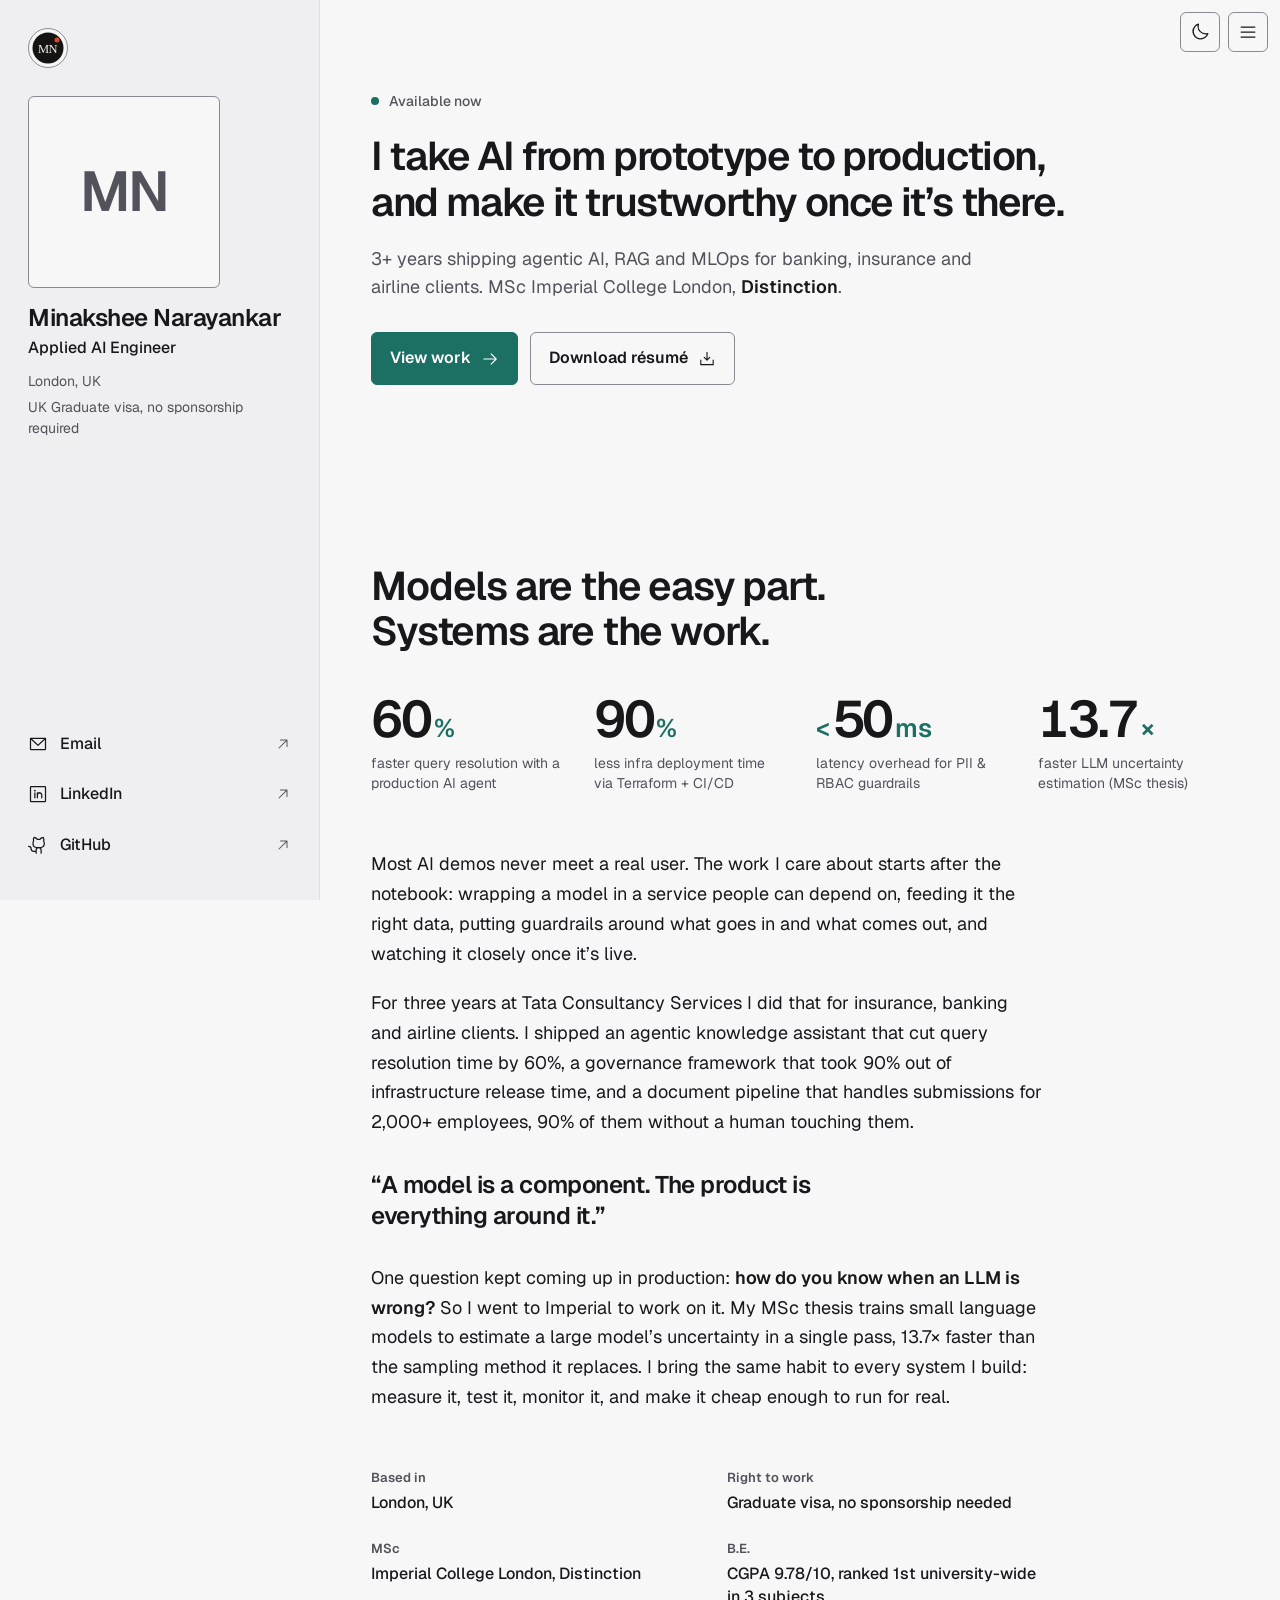
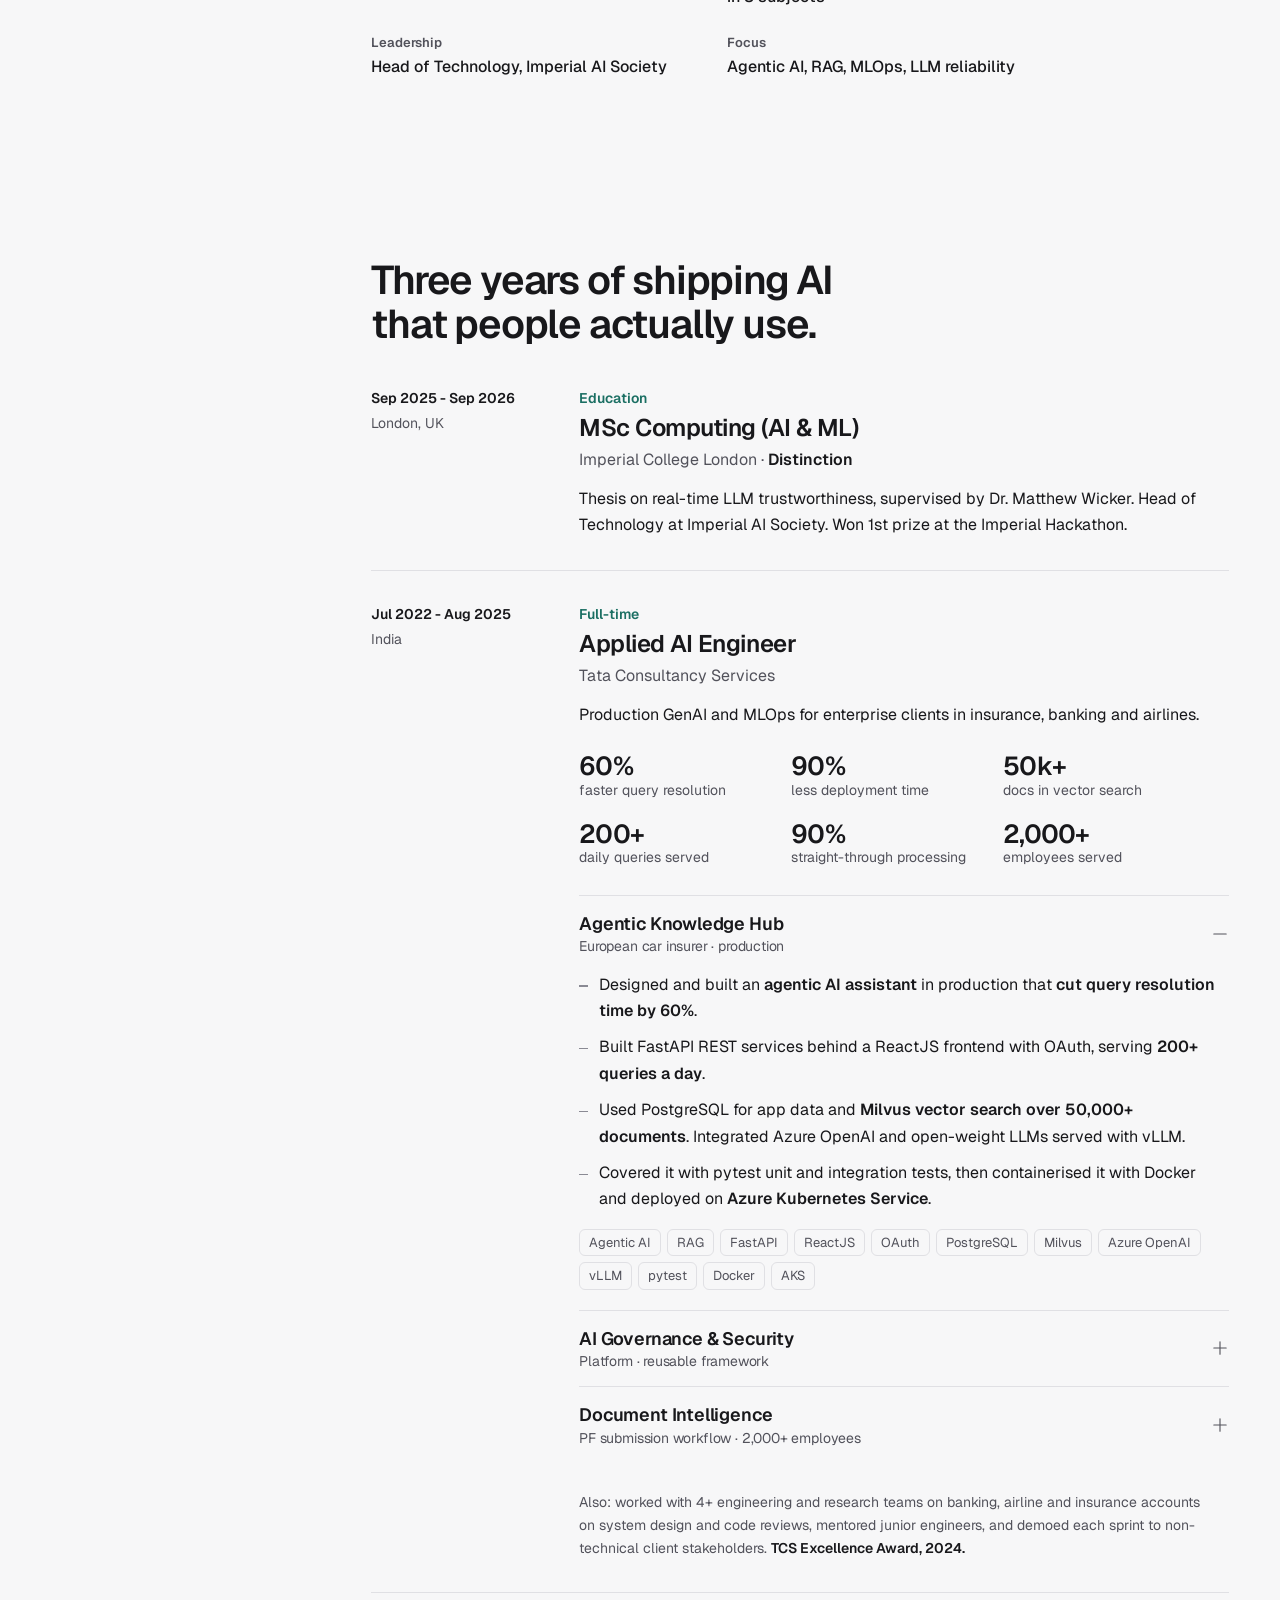
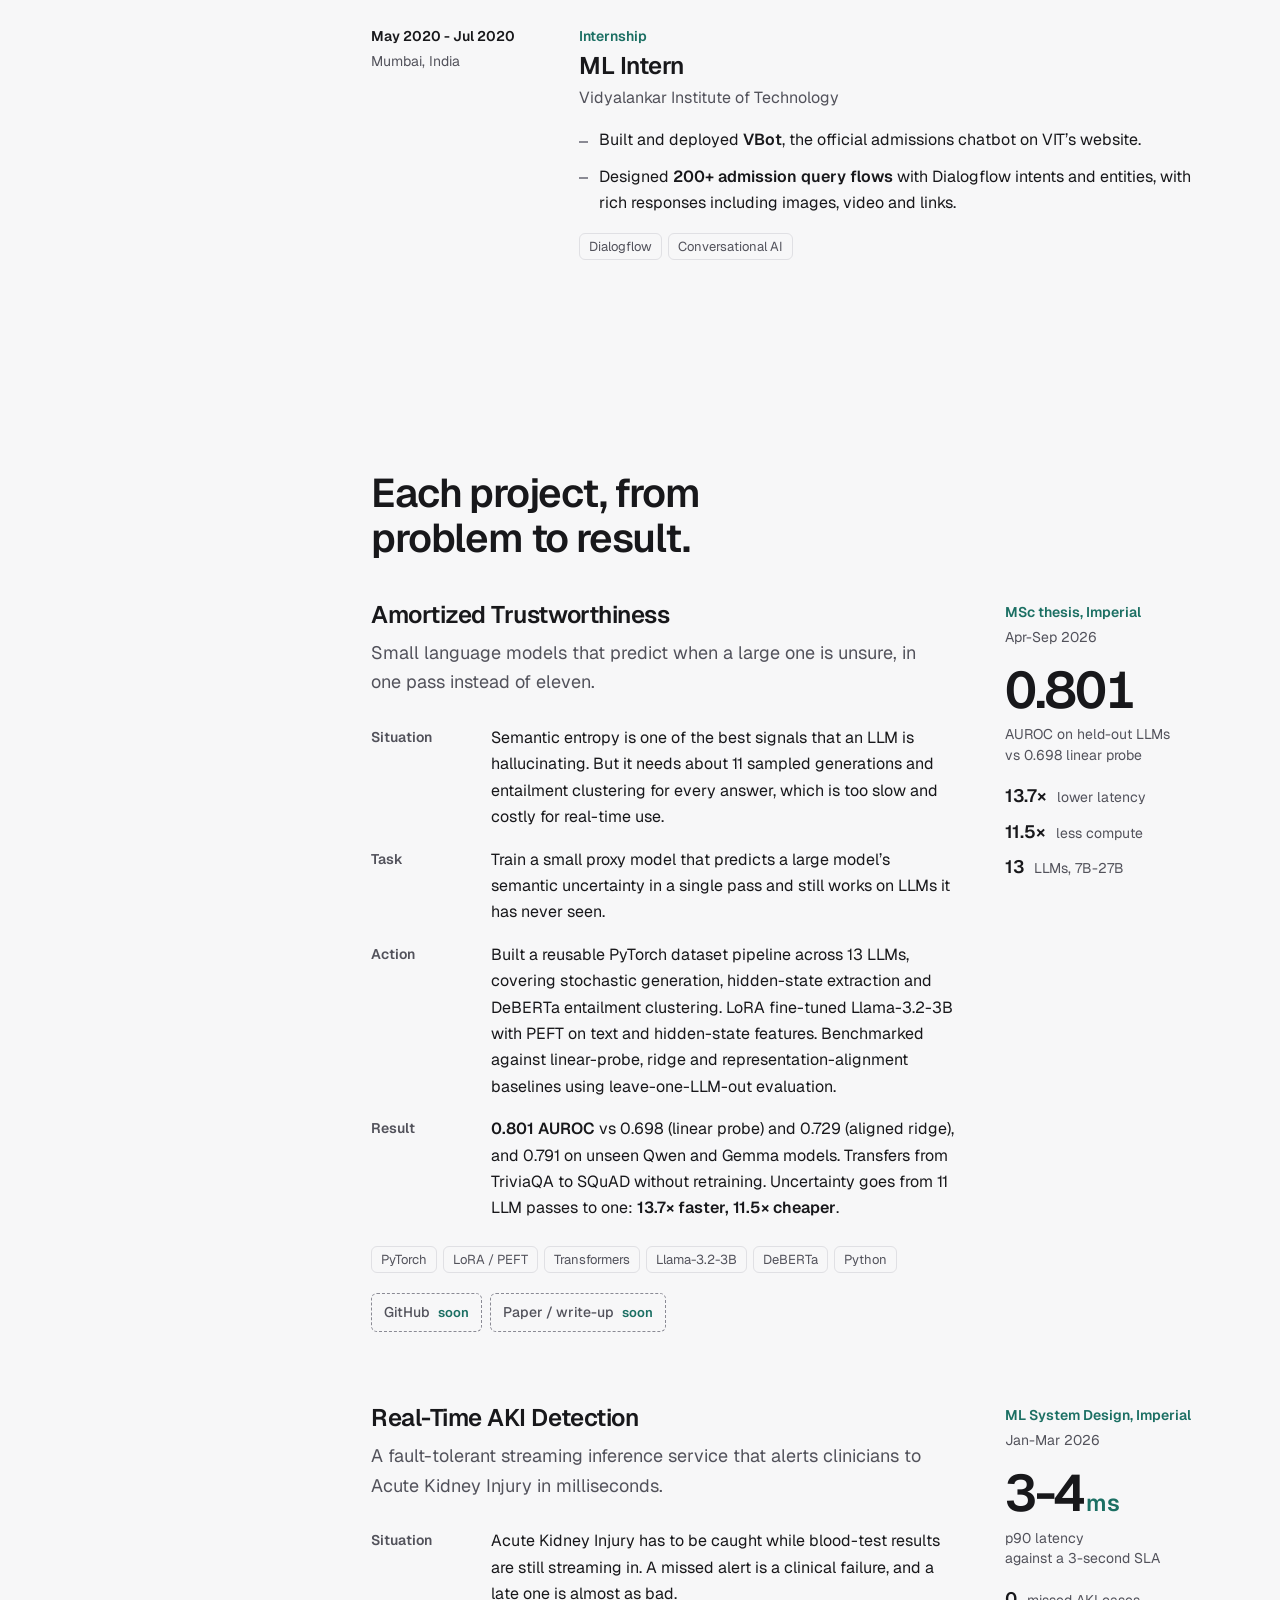
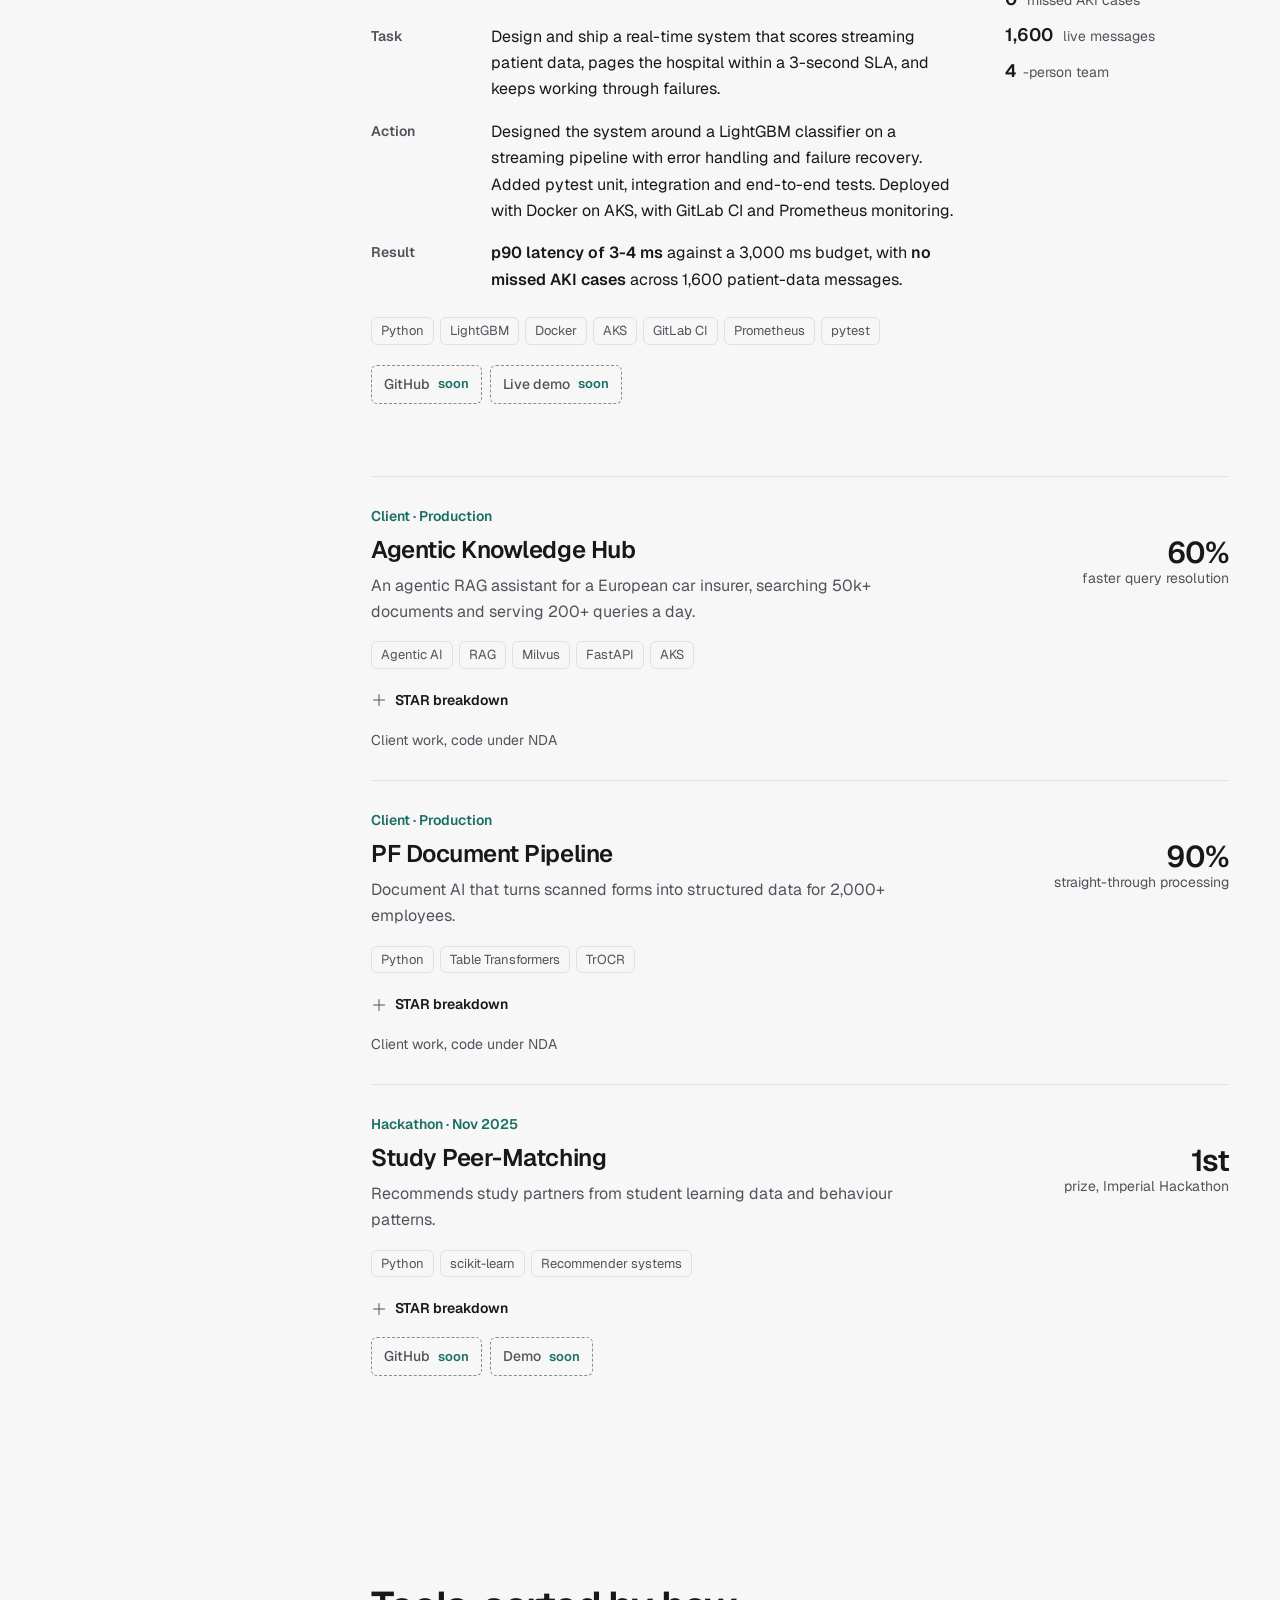
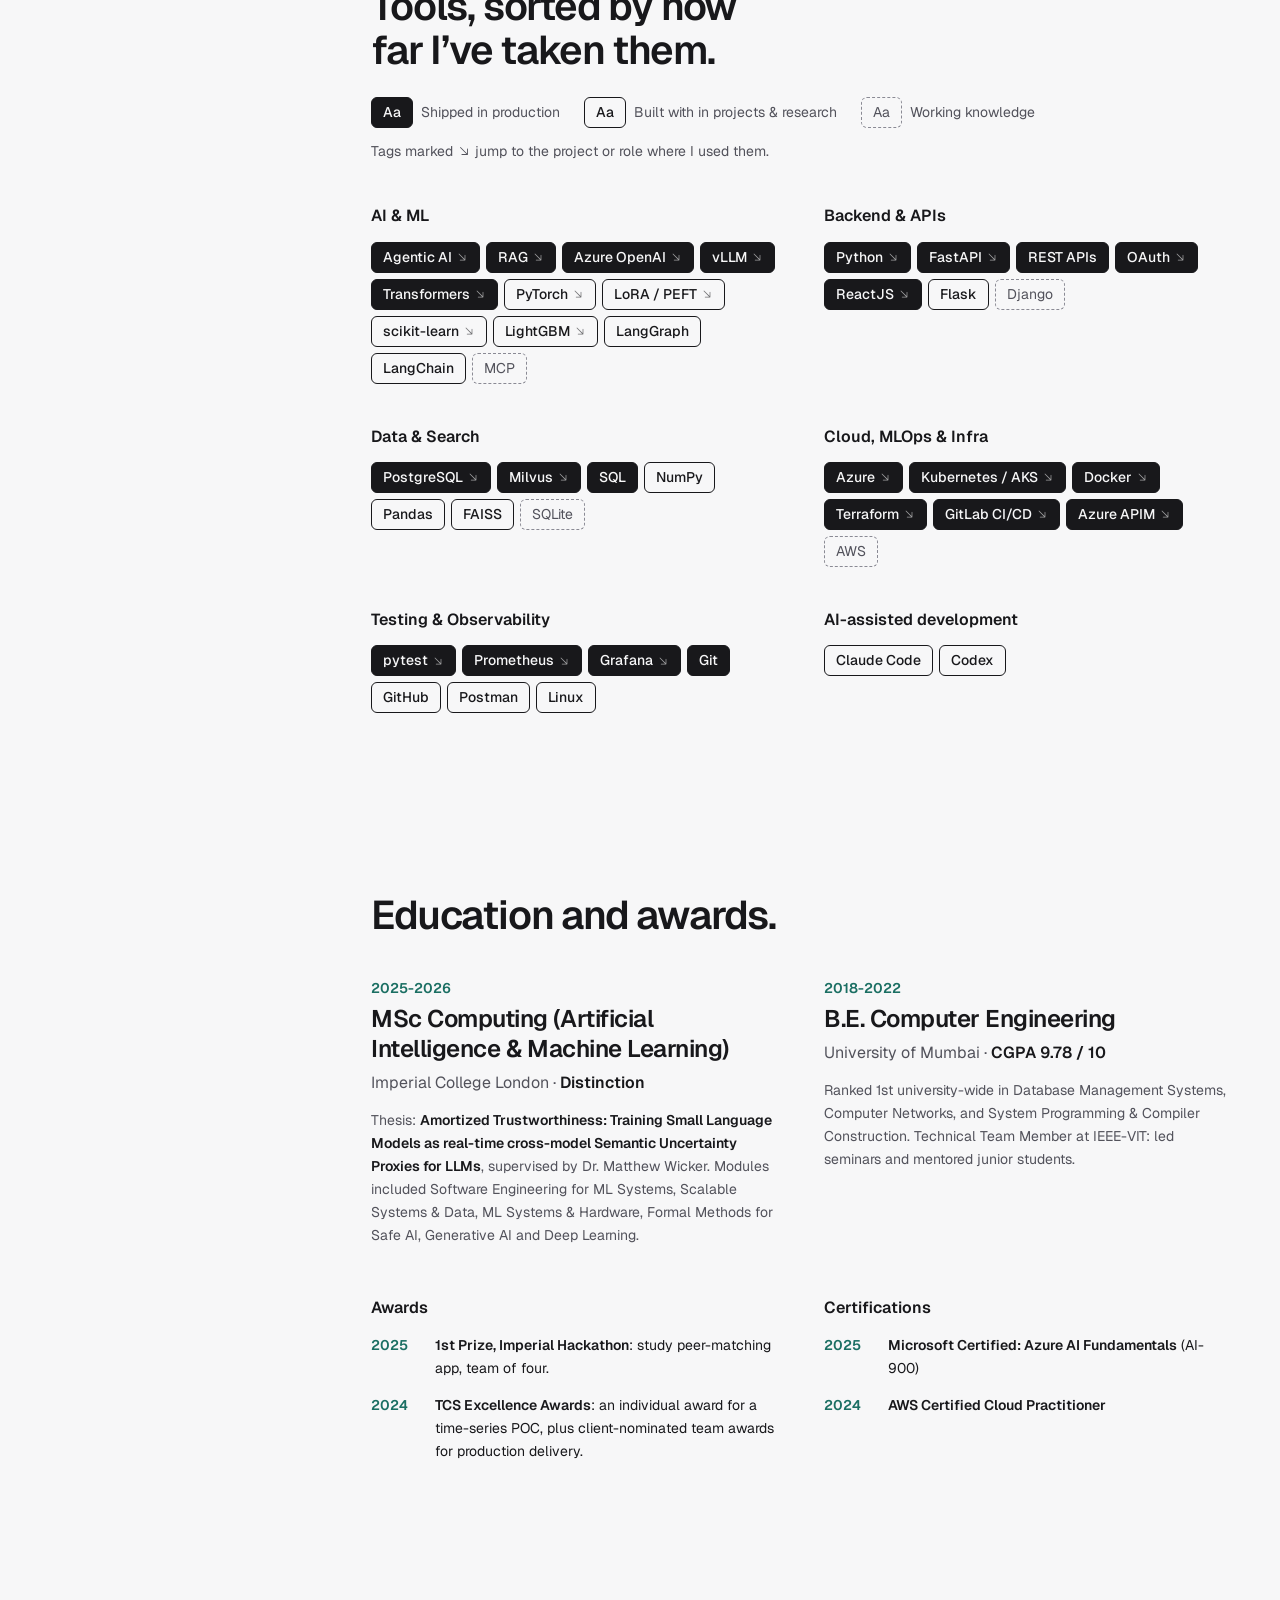
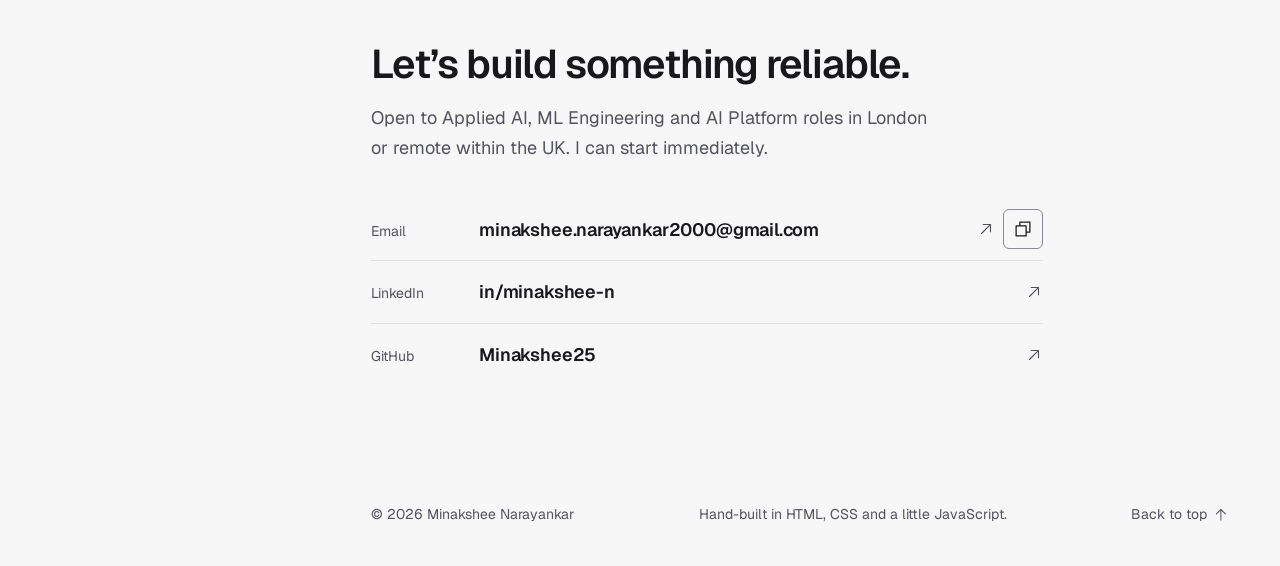
<file: index.html>
<!doctype html>
<html lang="en-GB">
<head>
  <meta charset="utf-8">
  <meta name="viewport" content="width=device-width, initial-scale=1">
  <title>Minakshee Narayankar - Applied AI Engineer, London</title>
  <meta name="description" content="Applied AI Engineer in London. 3+ years taking agentic AI, RAG and MLOps systems from prototype to production for banking and insurance clients. MSc Computing (AI & ML), Imperial College London, Distinction.">
  <meta name="author" content="Minakshee Narayankar">
  <!-- TODO: update if you deploy under a custom domain or a different GitHub username -->
  <link rel="canonical" href="https://minakshee25.github.io/">

  <meta property="og:type" content="website">
  <meta property="og:url" content="https://minakshee25.github.io/">
  <meta property="og:title" content="Minakshee Narayankar - Applied AI Engineer">
  <meta property="og:description" content="I take AI from prototype to production, and make it trustworthy once it's there. Agentic AI, RAG, MLOps. Imperial MSc (Distinction). London, available now.">
  <meta property="og:locale" content="en_GB">
  <meta name="twitter:card" content="summary">
  <meta name="twitter:title" content="Minakshee Narayankar - Applied AI Engineer">
  <meta name="twitter:description" content="Production AI systems: agentic AI, RAG, MLOps, LLM trustworthiness. London, available now.">

  <meta name="theme-color" content="#F7F7F8" media="(prefers-color-scheme: light)">
  <meta name="theme-color" content="#0E0E10" media="(prefers-color-scheme: dark)">
  <meta name="color-scheme" content="light dark">
  <link rel="icon" href="assets/favicon.svg" type="image/svg+xml">

  <!-- Apply the saved theme before first paint, so there is no flash of the wrong theme -->
  <script>
    (function () {
      var d = document.documentElement, t = null;
      d.classList.add('js');
      try { t = localStorage.getItem('theme'); } catch (e) {}
      if (t === 'light' || t === 'dark') d.setAttribute('data-theme', t);
    })();
  </script>

  <link rel="preload" href="assets/fonts/geist-latin-wght.woff2" as="font" type="font/woff2" crossorigin>

  <style>
    /* =====================================================================
       Font: Geist (variable), self-hosted, latin subset, SIL OFL
       ===================================================================== */
    @font-face {
      font-family: "Geist";
      font-style: normal;
      font-weight: 100 900;
      font-display: swap;
      src: url("assets/fonts/geist-latin-wght.woff2") format("woff2");
    }

    /* =====================================================================
       Tokens: zinc neutrals, one teal accent, one 6px radius. No gradients, no shadows.
       ===================================================================== */
    :root {
      color-scheme: light;
      --bg: #F7F7F8;
      --surface: #EFEFF1;
      --ink: #18181B;
      --mut: #52525B;
      --hair: #E0E0E4;
      --line: #8A8A94;
      --acc: #1B6F63;
      --on-acc: #FFFFFF;
      --r: 6px;

      --sans: "Geist", system-ui, -apple-system, "Segoe UI", Roboto, "Helvetica Neue", Arial, sans-serif;

      --fs-xs: .8125rem;
      --fs-sm: .875rem;
      --fs-base: 1rem;
      --fs-lg: 1.125rem;
      --fs-h3: clamp(1.25rem, 1.1rem + .6vw, 1.5rem);
      --fs-h2: clamp(1.75rem, 1.3rem + 1.5vw, 2.5rem);
      --fs-hero: clamp(1.875rem, 1.1rem + 2vw, 2.5rem);
      --fs-num: clamp(2.25rem, 1.6rem + 2vw, 3.25rem);

      --rail: 20rem;
      --gutter: clamp(20px, 4vw, 56px);
      --block: clamp(56px, 7vw, 96px);
    }
    @media (prefers-color-scheme: dark) {
      :root:not([data-theme="light"]) {
        color-scheme: dark;
        --bg: #0E0E10;
        --surface: #151518;
        --ink: #EDEDEF;
        --mut: #A1A1AA;
        --hair: #26262B;
        --line: #6E6E79;
        --acc: #5DBFAE;
        --on-acc: #0E0E10;
      }
    }
    :root[data-theme="dark"] {
      color-scheme: dark;
      --bg: #0E0E10;
      --surface: #151518;
      --ink: #EDEDEF;
      --mut: #A1A1AA;
      --hair: #26262B;
      --line: #6E6E79;
      --acc: #5DBFAE;
      --on-acc: #0E0E10;
    }

    /* =====================================================================
       Base
       ===================================================================== */
    *, *::before, *::after { box-sizing: border-box; }
    html { -webkit-text-size-adjust: 100%; scroll-behavior: smooth; }
    body {
      margin: 0;
      background: var(--bg);
      color: var(--ink);
      font-family: var(--sans);
      font-size: var(--fs-base);
      line-height: 1.65;
      -webkit-font-smoothing: antialiased;
      text-rendering: optimizeLegibility;
    }
    h1, h2, h3, h4, p, ul, ol, dl, dd, blockquote { margin: 0; padding: 0; }
    ul, ol { list-style: none; }
    a { color: inherit; text-decoration: none; }
    button { font: inherit; color: inherit; background: none; border: 0; padding: 0; cursor: pointer; }
    strong, b { font-weight: 600; }
    em { font-style: normal; font-weight: 600; }
    img { max-width: 100%; display: block; }
    ::selection { background: var(--acc); color: var(--on-acc); }
    :focus-visible { outline: 2px solid var(--acc); outline-offset: 3px; border-radius: var(--r); }

    .icon { width: 1.125em; height: 1.125em; fill: currentColor; flex: none; }

    .skip-link {
      position: absolute; left: 16px; top: -100px; z-index: 100;
      background: var(--ink); color: var(--bg); padding: 10px 14px; border-radius: var(--r); font-weight: 600;
    }
    .skip-link:focus { top: 12px; }

    /* =====================================================================
       Top-right controls: theme switch + hamburger menu
       ===================================================================== */
    .topbar { position: fixed; top: 12px; right: 12px; z-index: 50; }
    .controls { display: flex; gap: 8px; }
    .icon-btn {
      display: grid; place-items: center; width: 40px; height: 40px;
      background: var(--bg); border: 1px solid var(--line); border-radius: var(--r);
      transition: background .15s ease, transform .1s ease;
    }
    .icon-btn .icon { width: 20px; height: 20px; }
    .icon-btn:hover { background: var(--surface); }
    .icon-btn:active { transform: scale(.96); }

    .i-sun, .i-x { display: none; }
    :root[data-theme="dark"] .theme-toggle .i-sun { display: block; }
    :root[data-theme="dark"] .theme-toggle .i-moon { display: none; }
    @media (prefers-color-scheme: dark) {
      :root:not([data-theme="light"]) .theme-toggle .i-sun { display: block; }
      :root:not([data-theme="light"]) .theme-toggle .i-moon { display: none; }
    }
    .menu-toggle[aria-expanded="true"] .i-list { display: none; }
    .menu-toggle[aria-expanded="true"] .i-x { display: block; }

    .primary-nav {
      position: absolute; top: calc(100% + 8px); right: 0;
      width: min(15rem, calc(100vw - 24px));
      background: var(--bg); border: 1px solid var(--line); border-radius: var(--r);
      padding: 6px;
      display: none;
    }
    .menu-open .primary-nav { display: block; }
    :root:not(.js) .primary-nav { display: block; position: static; margin-top: 8px; }
    .primary-nav a { display: block; padding: 10px 12px; border-radius: var(--r); font-size: var(--fs-base); font-weight: 500; }
    .primary-nav a:hover { background: var(--surface); }
    .primary-nav a[aria-current] { color: var(--acc); background: var(--surface); }

    /* =====================================================================
       Layout: profile rail on the left, content on the right
       ===================================================================== */
    .layout { display: grid; grid-template-columns: minmax(0, 1fr); }
    @media (min-width: 1024px) {
      .layout { grid-template-columns: var(--rail) minmax(0, 1fr); }
    }

    .profile {
      display: flex; flex-direction: column; gap: 28px;
      padding: 20px var(--gutter) 32px;
      background: var(--surface);
    }
    @media (min-width: 1024px) {
      .profile {
        position: sticky; top: 0; height: 100dvh; overflow-y: auto;
        padding: 28px 28px 32px;
        border-right: 1px solid var(--hair);
      }
    }
    .logo {
      display: grid; place-items: center; width: 40px; height: 40px; flex: none;
      background: #F7F7F8; border: 1px solid var(--line); border-radius: 50%;
    }
    .logo img { width: 32px; height: 32px; }

    .identity { display: flex; flex-direction: column; gap: 16px; }
    .avatar {
      display: grid; place-items: center;
      width: 100%; max-width: 12rem; aspect-ratio: 1;
      background: var(--bg); border: 1px solid var(--line); border-radius: var(--r);
      color: var(--mut); font-size: 3.5rem; font-weight: 600; letter-spacing: -.04em;
    }
    .name { font-size: var(--fs-h3); font-weight: 600; letter-spacing: -.02em; line-height: 1.2; }
    .role { margin-top: 2px; font-size: var(--fs-base); font-weight: 500; }
    .where, .visa { margin-top: 6px; font-size: var(--fs-sm); color: var(--mut); line-height: 1.45; }
    .where { margin-top: 10px; }

    .rail-links { display: grid; gap: 4px; margin-top: auto; }
    .rail-links a {
      display: flex; align-items: center; gap: 12px;
      padding: 10px 12px; margin-inline: -12px; border-radius: var(--r);
      font-weight: 500;
      transition: background .15s ease, color .15s ease;
    }
    .rail-links a:hover { background: var(--bg); color: var(--acc); }
    .rail-links .icon { width: 20px; height: 20px; }
    .rail-links .go { margin-left: auto; width: 16px; height: 16px; color: var(--mut); }

    @media (max-width: 1023px) {
      .profile { gap: 20px; padding-top: 20px; }
      .identity { flex-direction: row; align-items: center; gap: 16px; }
      .avatar { width: 5.5rem; max-width: none; font-size: 1.75rem; flex: none; }
      .rail-links { grid-auto-flow: column; justify-content: start; gap: 8px; margin-top: 0; }
      .rail-links a { margin-inline: 0; border: 1px solid var(--line); background: var(--bg); }
      .rail-links .go { display: none; }
    }
    @media (max-width: 520px) {
      .rail-links { grid-auto-flow: row; }
    }

    main { min-width: 0; }
    .wrap { width: 100%; max-width: 62rem; padding-inline: var(--gutter); }
    @media (min-width: 1024px) { .wrap { margin-inline: 0; } }
    .section { padding-block: var(--block); scroll-margin-top: 8px; }
    .section-title { font-size: var(--fs-h2); font-weight: 600; letter-spacing: -.03em; line-height: 1.12; max-width: 24ch; text-wrap: balance; margin-bottom: 40px; }

    /* =====================================================================
       Buttons
       ===================================================================== */
    .btn {
      display: inline-flex; align-items: center; justify-content: center; gap: 10px; white-space: nowrap;
      padding: 12px 18px; border: 1px solid var(--line); border-radius: var(--r);
      font-weight: 600; font-size: var(--fs-base);
      transition: background .15s ease, border-color .15s ease, transform .1s ease;
    }
    .btn:active { transform: translateY(1px); }
    .btn-primary { background: var(--acc); border-color: var(--acc); color: var(--on-acc); }
    .btn-primary:hover { background: color-mix(in srgb, var(--acc) 82%, var(--ink)); border-color: transparent; }
    .btn-ghost:hover { background: var(--surface); }

    /* =====================================================================
       Hero
       ===================================================================== */
    .hero { padding-top: clamp(32px, 7vw, 96px); padding-bottom: var(--block); }
    .eyebrow { display: flex; align-items: center; gap: 10px; font-size: var(--fs-sm); font-weight: 500; color: var(--mut); margin-bottom: 20px; }
    .eyebrow .dot { width: 8px; height: 8px; border-radius: 50%; background: var(--acc); }
    .hero-title { font-size: var(--fs-hero); font-weight: 600; letter-spacing: -.035em; line-height: 1.15; max-width: 40ch; text-wrap: balance; }
    .hero-lede { margin-top: 20px; max-width: 40rem; font-size: var(--fs-lg); line-height: 1.55; color: var(--mut); }
    .hero-lede strong { color: var(--ink); }
    .cta-row { display: flex; flex-wrap: wrap; gap: 12px; margin-top: 32px; }

    /* =====================================================================
       About
       ===================================================================== */
    .proof { display: grid; grid-template-columns: repeat(4, minmax(0, 1fr)); gap: 28px 32px; margin-bottom: 56px; }
    .metric { display: grid; align-content: start; gap: 8px; }
    .metric dd { order: -1; font-size: var(--fs-num); font-weight: 600; letter-spacing: -.04em; line-height: 1; font-variant-numeric: tabular-nums; }
    .metric dt { font-size: var(--fs-sm); color: var(--mut); line-height: 1.45; max-width: 22ch; }
    .unit { font-size: .5em; letter-spacing: 0; color: var(--acc); margin-left: .1em; }
    .unit-pre { margin: 0 .1em 0 0; }

    .about-body { display: grid; gap: 20px; max-width: 42rem; }
    .about-body p { font-size: var(--fs-lg); line-height: 1.65; }
    .pull { padding-block: 12px; font-size: var(--fs-h3); font-weight: 600; letter-spacing: -.02em; line-height: 1.3; max-width: 30ch; }
    .pull p { font-size: inherit; line-height: inherit; }

    .facts { margin-top: 56px; }
    .facts dl { display: grid; grid-template-columns: repeat(2, minmax(0, 1fr)); gap: 24px 40px; max-width: 42rem; }
    .facts dt { font-size: var(--fs-xs); font-weight: 600; color: var(--mut); margin-bottom: 2px; }
    .facts dd { font-weight: 500; line-height: 1.45; }

    /* =====================================================================
       Experience
       ===================================================================== */
    .tl-item { display: grid; grid-template-columns: 11rem minmax(0, 1fr); gap: 0 32px; padding-block: 32px; }
    .tl-item:first-child { padding-top: 0; }
    .tl-item + .tl-item { border-top: 1px solid var(--hair); }
    .tl-when { display: grid; align-content: start; gap: 2px; font-size: var(--fs-sm); }
    .tl-dates { font-weight: 600; }
    .tl-where { color: var(--mut); }
    .tl-kicker { font-size: var(--fs-sm); font-weight: 600; color: var(--acc); margin-bottom: 4px; }
    .tl-role { font-size: var(--fs-h3); font-weight: 600; letter-spacing: -.02em; line-height: 1.2; }
    .tl-org { margin-top: 4px; color: var(--mut); }
    .tl-org strong { color: var(--ink); }
    .tl-summary { margin-top: 12px; max-width: 40rem; }
    .tl-foot { margin-top: 28px; max-width: 40rem; color: var(--mut); font-size: var(--fs-sm); }
    .tl-foot strong { color: var(--ink); }

    .chips { display: grid; grid-template-columns: repeat(3, minmax(0, 11rem)); gap: 20px 36px; margin-top: 24px; }
    .chips li { font-size: var(--fs-sm); color: var(--mut); line-height: 1.35; }
    .chips b { display: block; font-size: 1.625rem; letter-spacing: -.03em; line-height: 1.1; color: var(--ink); }

    .tracks { margin-top: 28px; }
    .track { border-top: 1px solid var(--hair); }
    .track-btn { display: flex; align-items: center; gap: 16px; width: 100%; text-align: left; padding: 16px 0; }
    .track-name { flex: 1; font-size: var(--fs-lg); font-weight: 600; letter-spacing: -.01em; line-height: 1.3; }
    .track-btn:hover .track-name { color: var(--acc); }
    .track-meta { display: block; margin-top: 2px; font-size: var(--fs-sm); font-weight: 400; color: var(--mut); }
    .track-btn .icon { color: var(--mut); width: 18px; height: 18px; }
    .track-btn .i-minus { display: none; }
    .track-btn[aria-expanded="true"] .i-minus { display: block; }
    .track-btn[aria-expanded="true"] .i-plus { display: none; }

    .track-panel { display: grid; grid-template-rows: 1fr; transition: grid-template-rows .25s ease; }
    .track-inner { overflow: hidden; min-height: 0; }
    .track[data-open="false"] .track-panel { grid-template-rows: 0fr; }
    .track[data-open="false"] .track-inner { visibility: hidden; }
    .track-inner > :last-child { margin-bottom: 20px; }

    .impact { display: grid; gap: 10px; max-width: 40rem; margin-bottom: 16px; }
    .impact li { position: relative; padding-left: 20px; }
    .impact li::before { content: ""; position: absolute; left: 0; top: .85em; width: 9px; height: 1.5px; background: var(--line); }

    .badges { display: flex; flex-wrap: wrap; gap: 6px; }
    .badges li {
      padding: 3px 9px; border: 1px solid var(--hair); border-radius: var(--r);
      font-size: var(--fs-xs); color: var(--mut); line-height: 1.5;
      transition: background .15s ease, color .15s ease, border-color .15s ease;
    }
    .badges li.is-hl, .tag.is-hl { background: var(--acc); border-color: var(--acc); color: var(--on-acc); }

    /* =====================================================================
       Selected work
       ===================================================================== */
    .feature { display: grid; grid-template-columns: minmax(0, 1fr) 14rem; gap: 24px 48px; }
    .feature + .feature { margin-top: 72px; }
    .feature-main { grid-column: 1; grid-row: 1; min-width: 0; }
    .feature-aside { grid-column: 2; grid-row: 1; display: flex; flex-direction: column; gap: 16px; }
    .feature-tag { display: grid; gap: 2px; font-size: var(--fs-sm); color: var(--mut); }
    .feature-tag span:first-child { font-weight: 600; color: var(--acc); }
    .feature-metric { display: grid; gap: 8px; }
    .big { font-size: var(--fs-num); font-weight: 600; letter-spacing: -.04em; line-height: 1; font-variant-numeric: tabular-nums; }
    .big small { font-size: .45em; letter-spacing: 0; margin-left: .1em; color: var(--acc); }
    .big-label { font-size: var(--fs-sm); color: var(--mut); line-height: 1.45; }
    .mini-metrics { display: grid; gap: 6px; font-size: var(--fs-sm); color: var(--mut); }
    .mini-metrics b { color: var(--ink); font-size: var(--fs-lg); margin-right: 6px; }

    .project-title { font-size: var(--fs-h3); font-weight: 600; letter-spacing: -.02em; line-height: 1.2; }
    .project-desc { margin-top: 8px; font-size: var(--fs-lg); color: var(--mut); max-width: 36rem; }
    .star { display: grid; gap: 16px; margin-top: 28px; }
    .star > div { display: grid; grid-template-columns: 6.5rem minmax(0, 1fr); gap: 16px; }
    .star dt { font-size: var(--fs-sm); font-weight: 600; color: var(--mut); padding-top: 1px; }
    .star dd { max-width: 40rem; }
    .star + .badges { margin-top: 24px; }
    .project-links { display: flex; flex-wrap: wrap; gap: 8px; margin-top: 20px; }
    .link-btn { display: inline-flex; align-items: center; gap: 8px; padding: 7px 12px; border: 1px dashed var(--line); border-radius: var(--r); font-size: var(--fs-sm); font-weight: 500; color: var(--mut); }
    .soon { font-size: var(--fs-xs); color: var(--acc); font-weight: 600; }

    .cards { margin-top: 72px; }
    .card {
      display: grid; grid-template-columns: minmax(0, 1fr) auto; gap: 8px 32px;
      padding-block: 28px; border-top: 1px solid var(--hair);
    }
    .card > * { grid-column: 1 / -1; }
    .card-tag { font-size: var(--fs-sm); color: var(--acc); font-weight: 600; }
    .card-title { grid-column: 1; grid-row: 2; font-size: var(--fs-h3); font-weight: 600; letter-spacing: -.02em; line-height: 1.2; }
    .card-metric { grid-column: 2; grid-row: 2 / 4; text-align: right; align-self: start; font-size: var(--fs-sm); color: var(--mut); line-height: 1.35; }
    .card-metric b { display: block; font-size: 1.875rem; letter-spacing: -.03em; line-height: 1.1; color: var(--ink); }
    .card-desc { grid-column: 1; grid-row: 3; color: var(--mut); max-width: 34rem; }
    .card .badges { margin-top: 8px; }
    .nda { font-size: var(--fs-sm); color: var(--mut); margin-top: 4px; }
    .card .project-links { margin-top: 4px; }

    .star-mini { margin-top: 8px; }
    .star-mini summary {
      display: inline-flex; align-items: center; gap: 8px; cursor: pointer; list-style: none;
      font-size: var(--fs-sm); font-weight: 600; padding: 4px 0;
    }
    .star-mini summary::-webkit-details-marker { display: none; }
    .star-mini summary .icon { width: 16px; height: 16px; color: var(--mut); }
    .star-mini .i-minus { display: none; }
    .star-mini[open] .i-minus { display: block; }
    .star-mini[open] .i-plus { display: none; }
    .star-mini summary:hover { color: var(--acc); }
    .star-mini dl { display: grid; gap: 10px; margin-top: 12px; max-width: 40rem; }
    .star-mini dl > div { display: grid; grid-template-columns: 6.5rem minmax(0, 1fr); gap: 16px; font-size: var(--fs-sm); }
    .star-mini dt { font-weight: 600; color: var(--mut); }

    /* =====================================================================
       Skills
       ===================================================================== */
    .legend { display: flex; flex-wrap: wrap; gap: 8px 24px; margin: -16px 0 12px; font-size: var(--fs-sm); color: var(--mut); }
    .legend li { display: flex; align-items: center; gap: 8px; }
    .hint-js { display: none; font-size: var(--fs-sm); color: var(--mut); margin-bottom: 40px; }
    .js .hint-js { display: block; }
    .hint-js .icon { width: 14px; height: 14px; vertical-align: -2px; }

    .skill-groups { display: grid; grid-template-columns: repeat(2, minmax(0, 1fr)); gap: 40px 48px; }
    .skill-cat { font-size: var(--fs-base); font-weight: 600; margin-bottom: 12px; }
    .tags { display: flex; flex-wrap: wrap; gap: 6px; }
    .tag {
      display: inline-flex; align-items: center; gap: 4px; padding: 4px 11px;
      font-size: var(--fs-sm); font-weight: 500; line-height: 1.5;
      border: 1px solid var(--ink); border-radius: var(--r);
      transition: background .15s ease, color .15s ease, border-color .15s ease;
    }
    .tier-1 { background: var(--ink); color: var(--bg); }
    .tier-2 { background: transparent; color: var(--ink); }
    .tier-3 { border: 1px dashed var(--line); color: var(--mut); font-weight: 400; }
    .tag.is-linked { cursor: pointer; }
    .tag.is-linked::after {
      content: ""; width: 12px; height: 12px; background: currentColor; opacity: .6;
      -webkit-mask: var(--jump) center / contain no-repeat; mask: var(--jump) center / contain no-repeat;
    }
    .tag.is-linked:hover { background: var(--acc); border-color: var(--acc); color: var(--on-acc); }

    /* =====================================================================
       Education and recognition
       ===================================================================== */
    .edu-grid { display: grid; grid-template-columns: repeat(2, minmax(0, 1fr)); gap: 48px 48px; }
    .edu-when { font-size: var(--fs-sm); font-weight: 600; color: var(--acc); }
    .edu-title { margin-top: 4px; font-size: var(--fs-h3); font-weight: 600; letter-spacing: -.02em; line-height: 1.25; }
    .edu-org { margin-top: 6px; color: var(--mut); }
    .edu-org strong { color: var(--ink); }
    .edu-detail { margin-top: 12px; font-size: var(--fs-sm); color: var(--mut); max-width: 32rem; }
    .edu-detail em { color: var(--ink); }
    .recog-head { font-size: var(--fs-base); font-weight: 600; margin-bottom: 12px; }
    .recog-list { display: grid; gap: 14px; }
    .recog-list li { display: grid; grid-template-columns: 3.25rem minmax(0, 1fr); gap: 12px; font-size: var(--fs-sm); }
    .recog-year { font-weight: 600; color: var(--acc); }

    /* =====================================================================
       Contact
       ===================================================================== */
    .contact-title { font-size: var(--fs-h2); font-weight: 600; letter-spacing: -.03em; line-height: 1.12; max-width: 20ch; text-wrap: balance; }
    .contact-lede { margin-top: 16px; max-width: 36rem; font-size: var(--fs-lg); color: var(--mut); }
    .contact-links { margin-top: 36px; max-width: 42rem; }
    .contact-links li { display: flex; align-items: center; gap: 8px; }
    .contact-links li + li { border-top: 1px solid var(--hair); }
    .contact-link { flex: 1; min-width: 0; display: flex; align-items: baseline; gap: 20px; padding: 16px 0; transition: color .15s ease; }
    .cl-label { flex: none; width: 5.5rem; font-size: var(--fs-sm); color: var(--mut); }
    .cl-value { flex: 1; min-width: 0; font-size: var(--fs-lg); font-weight: 600; letter-spacing: -.01em; overflow-wrap: anywhere; }
    .contact-link .icon { color: var(--mut); width: 18px; height: 18px; align-self: center; }
    .contact-link:hover { color: var(--acc); }

    /* =====================================================================
       Footer and toast
       ===================================================================== */
    .site-footer { padding-block: 28px 40px; font-size: var(--fs-sm); color: var(--mut); }
    .footer-inner { display: flex; flex-wrap: wrap; justify-content: space-between; gap: 8px 24px; }
    .to-top { display: inline-flex; align-items: center; gap: 6px; }
    .to-top:hover { color: var(--acc); }

    .toast {
      position: fixed; left: 50%; bottom: 24px; z-index: 90;
      transform: translate(-50%, 12px); opacity: 0; pointer-events: none;
      background: var(--ink); color: var(--bg); padding: 10px 16px; border-radius: var(--r);
      font-size: var(--fs-sm); font-weight: 500;
      transition: opacity .2s ease, transform .2s ease;
    }
    .toast.is-on { opacity: 1; transform: translate(-50%, 0); }

    /* =====================================================================
       Motion: a short reveal on scroll (shows where to look) and tap feedback
       ===================================================================== */
    .js .reveal { opacity: 0; transform: translateY(8px); transition: opacity .4s ease, transform .4s ease; }
    .js .reveal.is-in { opacity: 1; transform: none; }
    .is-flash { animation: flash 1.4s ease-out; }
    @keyframes flash {
      0% { outline: 2px solid var(--acc); outline-offset: 8px; }
      100% { outline: 2px solid transparent; outline-offset: 8px; }
    }
    @media (prefers-reduced-motion: reduce) {
      html { scroll-behavior: auto; }
      *, *::before, *::after { animation: none !important; transition: none !important; }
      .js .reveal { opacity: 1; transform: none; }
    }

    /* =====================================================================
       Responsive
       ===================================================================== */
    @media (max-width: 900px) {
      .proof { grid-template-columns: repeat(2, minmax(0, 1fr)); }
      .tl-item { grid-template-columns: minmax(0, 1fr); }
      .tl-when { grid-auto-flow: column; justify-content: start; gap: 16px; margin-bottom: 12px; }
      .feature { grid-template-columns: minmax(0, 1fr); }
      .feature-aside, .feature-main { grid-column: 1; grid-row: auto; }
      .skill-groups, .edu-grid { grid-template-columns: minmax(0, 1fr); }
    }
    @media (max-width: 560px) {
      .chips { grid-template-columns: repeat(2, minmax(0, 1fr)); }
      .facts dl { grid-template-columns: minmax(0, 1fr); }
      .star > div, .star-mini dl > div { grid-template-columns: minmax(0, 1fr); gap: 2px; }
      .card { grid-template-columns: minmax(0, 1fr); }
      .card-title, .card-desc, .card-metric { grid-column: 1; grid-row: auto; text-align: left; }
      .contact-link { flex-wrap: wrap; gap: 2px 12px; }
      .cl-label { width: 100%; }
      .cta-row .btn { flex: 1 1 100%; }
    }
  </style>

  <script type="application/ld+json">
  {
    "@context": "https://schema.org",
    "@type": "Person",
    "name": "Minakshee Narayankar",
    "jobTitle": "Applied AI Engineer",
    "url": "https://minakshee25.github.io/",
    "email": "mailto:minakshee.narayankar2000@gmail.com",
    "address": { "@type": "PostalAddress", "addressLocality": "London", "addressCountry": "GB" },
    "alumniOf": [
      { "@type": "CollegeOrUniversity", "name": "Imperial College London" },
      { "@type": "CollegeOrUniversity", "name": "University of Mumbai" }
    ],
    "knowsAbout": ["Applied AI", "Agentic AI", "Retrieval-Augmented Generation", "MLOps", "LLM uncertainty estimation", "FastAPI", "Kubernetes", "PyTorch"],
    "sameAs": [
      "https://www.linkedin.com/in/minakshee-n",
      "https://github.com/Minakshee25"
    ]
  }
  </script>
</head>

<body>
  <!-- Icons: Phosphor Icons (regular), MIT licence, https://phosphoricons.com -->
  <svg width="0" height="0" style="position:absolute" aria-hidden="true" focusable="false">
    <symbol id="i-arrow-down-right" viewBox="0 0 256 256"><path d="M200,88V192a8,8,0,0,1-8,8H88a8,8,0,0,1,0-16h84.69L58.34,69.66A8,8,0,0,1,69.66,58.34L184,172.69V88a8,8,0,0,1,16,0Z"/></symbol>
    <symbol id="i-arrow-right" viewBox="0 0 256 256"><path d="M221.66,133.66l-72,72a8,8,0,0,1-11.32-11.32L196.69,136H40a8,8,0,0,1,0-16H196.69L138.34,61.66a8,8,0,0,1,11.32-11.32l72,72A8,8,0,0,1,221.66,133.66Z"/></symbol>
    <symbol id="i-arrow-up" viewBox="0 0 256 256"><path d="M205.66,117.66a8,8,0,0,1-11.32,0L136,59.31V216a8,8,0,0,1-16,0V59.31L61.66,117.66a8,8,0,0,1-11.32-11.32l72-72a8,8,0,0,1,11.32,0l72,72A8,8,0,0,1,205.66,117.66Z"/></symbol>
    <symbol id="i-arrow-up-right" viewBox="0 0 256 256"><path d="M200,64V168a8,8,0,0,1-16,0V83.31L69.66,197.66a8,8,0,0,1-11.32-11.32L172.69,72H88a8,8,0,0,1,0-16H192A8,8,0,0,1,200,64Z"/></symbol>
    <symbol id="i-copy" viewBox="0 0 256 256"><path d="M216,32H88a8,8,0,0,0-8,8V80H40a8,8,0,0,0-8,8V216a8,8,0,0,0,8,8H168a8,8,0,0,0,8-8V176h40a8,8,0,0,0,8-8V40A8,8,0,0,0,216,32ZM160,208H48V96H160Zm48-48H176V88a8,8,0,0,0-8-8H96V48H208Z"/></symbol>
    <symbol id="i-download-simple" viewBox="0 0 256 256"><path d="M224,144v64a8,8,0,0,1-8,8H40a8,8,0,0,1-8-8V144a8,8,0,0,1,16,0v56H208V144a8,8,0,0,1,16,0Zm-101.66,5.66a8,8,0,0,0,11.32,0l40-40a8,8,0,0,0-11.32-11.32L136,124.69V32a8,8,0,0,0-16,0v92.69L93.66,98.34a8,8,0,0,0-11.32,11.32Z"/></symbol>
    <symbol id="i-envelope-simple" viewBox="0 0 256 256"><path d="M224,48H32a8,8,0,0,0-8,8V192a16,16,0,0,0,16,16H216a16,16,0,0,0,16-16V56A8,8,0,0,0,224,48ZM203.43,64,128,133.15,52.57,64ZM216,192H40V74.19l82.59,75.71a8,8,0,0,0,10.82,0L216,74.19V192Z"/></symbol>
    <symbol id="i-github-logo" viewBox="0 0 256 256"><path d="M208.31,75.68A59.78,59.78,0,0,0,202.93,28,8,8,0,0,0,196,24a59.75,59.75,0,0,0-48,24H124A59.75,59.75,0,0,0,76,24a8,8,0,0,0-6.93,4,59.78,59.78,0,0,0-5.38,47.68A58.14,58.14,0,0,0,56,104v8a56.06,56.06,0,0,0,48.44,55.47A39.8,39.8,0,0,0,96,192v8H72a24,24,0,0,1-24-24A40,40,0,0,0,8,136a8,8,0,0,0,0,16,24,24,0,0,1,24,24,40,40,0,0,0,40,40H96v16a8,8,0,0,0,16,0V192a24,24,0,0,1,48,0v40a8,8,0,0,0,16,0V192a39.8,39.8,0,0,0-8.44-24.53A56.06,56.06,0,0,0,216,112v-8A58.14,58.14,0,0,0,208.31,75.68ZM200,112a40,40,0,0,1-40,40H112a40,40,0,0,1-40-40v-8a41.74,41.74,0,0,1,6.9-22.48A8,8,0,0,0,80,73.83a43.81,43.81,0,0,1,.79-33.58,43.88,43.88,0,0,1,32.32,20.06A8,8,0,0,0,119.82,64h32.35a8,8,0,0,0,6.74-3.69,43.87,43.87,0,0,1,32.32-20.06A43.81,43.81,0,0,1,192,73.83a8.09,8.09,0,0,0,1,7.65A41.72,41.72,0,0,1,200,104Z"/></symbol>
    <symbol id="i-linkedin-logo" viewBox="0 0 256 256"><path d="M216,24H40A16,16,0,0,0,24,40V216a16,16,0,0,0,16,16H216a16,16,0,0,0,16-16V40A16,16,0,0,0,216,24Zm0,192H40V40H216V216ZM96,112v64a8,8,0,0,1-16,0V112a8,8,0,0,1,16,0Zm88,28v36a8,8,0,0,1-16,0V140a20,20,0,0,0-40,0v36a8,8,0,0,1-16,0V112a8,8,0,0,1,15.79-1.78A36,36,0,0,1,184,140ZM100,84A12,12,0,1,1,88,72,12,12,0,0,1,100,84Z"/></symbol>
    <symbol id="i-list" viewBox="0 0 256 256"><path d="M224,128a8,8,0,0,1-8,8H40a8,8,0,0,1,0-16H216A8,8,0,0,1,224,128ZM40,72H216a8,8,0,0,0,0-16H40a8,8,0,0,0,0,16ZM216,184H40a8,8,0,0,0,0,16H216a8,8,0,0,0,0-16Z"/></symbol>
    <symbol id="i-minus" viewBox="0 0 256 256"><path d="M224,128a8,8,0,0,1-8,8H40a8,8,0,0,1,0-16H216A8,8,0,0,1,224,128Z"/></symbol>
    <symbol id="i-moon" viewBox="0 0 256 256"><path d="M233.54,142.23a8,8,0,0,0-8-2,88.08,88.08,0,0,1-109.8-109.8,8,8,0,0,0-10-10,104.84,104.84,0,0,0-52.91,37A104,104,0,0,0,136,224a103.09,103.09,0,0,0,62.52-20.88,104.84,104.84,0,0,0,37-52.91A8,8,0,0,0,233.54,142.23ZM188.9,190.34A88,88,0,0,1,65.66,67.11a89,89,0,0,1,31.4-26A106,106,0,0,0,96,56,104.11,104.11,0,0,0,200,160a106,106,0,0,0,14.92-1.06A89,89,0,0,1,188.9,190.34Z"/></symbol>
    <symbol id="i-plus" viewBox="0 0 256 256"><path d="M224,128a8,8,0,0,1-8,8H136v80a8,8,0,0,1-16,0V136H40a8,8,0,0,1,0-16h80V40a8,8,0,0,1,16,0v80h80A8,8,0,0,1,224,128Z"/></symbol>
    <symbol id="i-sun" viewBox="0 0 256 256"><path d="M120,40V16a8,8,0,0,1,16,0V40a8,8,0,0,1-16,0Zm72,88a64,64,0,1,1-64-64A64.07,64.07,0,0,1,192,128Zm-16,0a48,48,0,1,0-48,48A48.05,48.05,0,0,0,176,128ZM58.34,69.66A8,8,0,0,0,69.66,58.34l-16-16A8,8,0,0,0,42.34,53.66Zm0,116.68-16,16a8,8,0,0,0,11.32,11.32l16-16a8,8,0,0,0-11.32-11.32ZM192,72a8,8,0,0,0,5.66-2.34l16-16a8,8,0,0,0-11.32-11.32l-16,16A8,8,0,0,0,192,72Zm5.66,114.34a8,8,0,0,0-11.32,11.32l16,16a8,8,0,0,0,11.32-11.32ZM48,128a8,8,0,0,0-8-8H16a8,8,0,0,0,0,16H40A8,8,0,0,0,48,128Zm80,80a8,8,0,0,0-8,8v24a8,8,0,0,0,16,0V216A8,8,0,0,0,128,208Zm112-88H216a8,8,0,0,0,0,16h24a8,8,0,0,0,0-16Z"/></symbol>
    <symbol id="i-x" viewBox="0 0 256 256"><path d="M205.66,194.34a8,8,0,0,1-11.32,11.32L128,139.31,61.66,205.66a8,8,0,0,1-11.32-11.32L116.69,128,50.34,61.66A8,8,0,0,1,61.66,50.34L128,116.69l66.34-66.35a8,8,0,0,1,11.32,11.32L139.31,128Z"/></symbol>
  </svg>

  <a class="skip-link" href="#main">Skip to content</a>

  <!-- ============ TOP-RIGHT CONTROLS ============ -->
  <header class="topbar">
    <div class="controls">
      <button class="icon-btn theme-toggle" type="button" aria-pressed="false" aria-label="Dark mode">
        <svg class="icon i-sun" aria-hidden="true"><use href="#i-sun"/></svg>
        <svg class="icon i-moon" aria-hidden="true"><use href="#i-moon"/></svg>
      </button>
      <button class="icon-btn menu-toggle" type="button" aria-expanded="false" aria-controls="primary-nav" aria-label="Menu">
        <svg class="icon i-list" aria-hidden="true"><use href="#i-list"/></svg>
        <svg class="icon i-x" aria-hidden="true"><use href="#i-x"/></svg>
      </button>
    </div>

    <nav id="primary-nav" class="primary-nav" aria-label="Primary">
      <ul>
        <li><a href="#about">About</a></li>
        <li><a href="#experience">Experience</a></li>
        <li><a href="#work">Work</a></li>
        <li><a href="#skills">Skills</a></li>
        <li><a href="#education">Education</a></li>
        <li><a href="#contact">Contact</a></li>
      </ul>
    </nav>
  </header>

  <div class="layout">

    <!-- ============ PROFILE RAIL ============ -->
    <aside class="profile" aria-label="Profile">
      <a class="logo" href="#top" aria-label="Minakshee Narayankar, back to top"><img src="assets/favicon.svg" width="32" height="32" alt=""></a>

      <div class="identity">
        <!-- TODO: replace this placeholder with a portrait, for example <img class="avatar" src="assets/avatar.jpg" alt="Minakshee Narayankar" width="192" height="192"> -->
        <div class="avatar" role="img" aria-label="Portrait placeholder">MN</div>
        <div class="who">
          <p class="name">Minakshee Narayankar</p>
          <p class="role">Applied AI Engineer</p>
          <p class="where">London, UK</p>
          <p class="visa">UK Graduate visa, no sponsorship required</p>
        </div>
      </div>

      <ul class="rail-links" aria-label="Links">
        <li><a href="mailto:minakshee.narayankar2000@gmail.com"><svg class="icon" aria-hidden="true"><use href="#i-envelope-simple"/></svg>Email<svg class="icon go" aria-hidden="true"><use href="#i-arrow-up-right"/></svg></a></li>
        <li><a href="https://www.linkedin.com/in/minakshee-n" target="_blank" rel="noopener"><svg class="icon" aria-hidden="true"><use href="#i-linkedin-logo"/></svg>LinkedIn<svg class="icon go" aria-hidden="true"><use href="#i-arrow-up-right"/></svg></a></li>
        <li><a href="https://github.com/Minakshee25" target="_blank" rel="noopener"><svg class="icon" aria-hidden="true"><use href="#i-github-logo"/></svg>GitHub<svg class="icon go" aria-hidden="true"><use href="#i-arrow-up-right"/></svg></a></li>
      </ul>
    </aside>

    <main id="main">

      <!-- ============ HERO ============ -->
      <section class="wrap hero" id="top" aria-labelledby="hero-title">
        <p class="eyebrow"><span class="dot" aria-hidden="true"></span>Available now</p>

        <h1 id="hero-title" class="hero-title">
          I take AI from prototype to production, and make it trustworthy once it’s there.
        </h1>

        <p class="hero-lede">
          3+ years shipping agentic AI, RAG and MLOps for banking, insurance and airline clients.
          MSc Imperial College London, <strong>Distinction</strong>.
        </p>

        <div class="cta-row">
          <a class="btn btn-primary" href="#work">View work <svg class="icon" aria-hidden="true"><use href="#i-arrow-right"/></svg></a>
          <a class="btn btn-ghost" href="assets/Minakshee_Narayankar_Resume.pdf" download>Download résumé <svg class="icon" aria-hidden="true"><use href="#i-download-simple"/></svg></a>
        </div>
      </section>

      <!-- ============ ABOUT ============ -->
      <section class="wrap section" id="about" aria-labelledby="about-title">
        <h2 id="about-title" class="section-title reveal">Models are the easy part. Systems are the work.</h2>

        <dl class="proof reveal" aria-label="Selected results">
          <div class="metric">
            <dt>faster query resolution with a production AI agent</dt>
            <dd>60<span class="unit">%</span></dd>
          </div>
          <div class="metric">
            <dt>less infra deployment time via Terraform + CI/CD</dt>
            <dd>90<span class="unit">%</span></dd>
          </div>
          <div class="metric">
            <dt>latency overhead for PII &amp; RBAC guardrails</dt>
            <dd><span class="unit unit-pre">&lt;</span>50<span class="unit">ms</span></dd>
          </div>
          <div class="metric">
            <dt>faster LLM uncertainty estimation (MSc thesis)</dt>
            <dd>13.7<span class="unit">×</span></dd>
          </div>
        </dl>

        <div class="about-body reveal">
          <p>
            Most AI demos never meet a real user. The work I care about starts after the notebook: wrapping a model in a
            service people can depend on, feeding it the right data, putting guardrails around what goes in and what
            comes out, and watching it closely once it’s live.
          </p>
          <p>
            For three years at Tata Consultancy Services I did that for insurance, banking and airline clients. I shipped
            an agentic knowledge assistant that cut query resolution time by 60%, a governance framework that took 90%
            out of infrastructure release time, and a document pipeline that handles submissions for 2,000+ employees,
            90% of them without a human touching them.
          </p>
          <blockquote class="pull">
            <p>“A model is a component. The product is everything around it.”</p>
          </blockquote>
          <p>
            One question kept coming up in production: <em>how do you know when an LLM is wrong?</em> So I went to Imperial
            to work on it. My MSc thesis trains small language models to estimate a large model’s uncertainty in a single
            pass, 13.7× faster than the sampling method it replaces. I bring the same habit to every system I build:
            measure it, test it, monitor it, and make it cheap enough to run for real.
          </p>
        </div>

        <aside class="facts reveal" aria-label="Quick facts">
          <dl>
            <div><dt>Based in</dt><dd>London, UK</dd></div>
            <div><dt>Right to work</dt><dd>Graduate visa, no sponsorship needed</dd></div>
            <div><dt>MSc</dt><dd>Imperial College London, Distinction</dd></div>
            <div><dt>B.E.</dt><dd>CGPA 9.78/10, ranked 1st university-wide in 3 subjects</dd></div>
            <div><dt>Leadership</dt><dd>Head of Technology, Imperial AI Society</dd></div>
            <div><dt>Focus</dt><dd>Agentic AI, RAG, MLOps, LLM reliability</dd></div>
          </dl>
        </aside>
      </section>

      <!-- ============ EXPERIENCE ============ -->
      <section class="wrap section" id="experience" aria-labelledby="experience-title">
        <h2 id="experience-title" class="section-title reveal">Three years of shipping AI that people actually use.</h2>

        <ol class="timeline">

          <!-- Imperial (education, keeps the timeline continuous) -->
          <li class="tl-item tl-edu reveal">
            <div class="tl-when">
              <span class="tl-dates"><time datetime="2025-09">Sep 2025</time> - <time datetime="2026-09">Sep 2026</time></span>
              <span class="tl-where">London, UK</span>
            </div>
            <div class="tl-body">
              <p class="tl-kicker">Education</p>
              <h3 class="tl-role">MSc Computing (AI &amp; ML)</h3>
              <p class="tl-org">Imperial College London · <strong>Distinction</strong></p>
              <p class="tl-summary">
                Thesis on real-time LLM trustworthiness, supervised by Dr. Matthew Wicker. Head of Technology at Imperial AI
                Society. Won 1st prize at the Imperial Hackathon.
              </p>
            </div>
          </li>

          <!-- TCS -->
          <li class="tl-item reveal">
            <div class="tl-when">
              <span class="tl-dates"><time datetime="2022-07">Jul 2022</time> - <time datetime="2025-08">Aug 2025</time></span>
              <span class="tl-where">India</span>
            </div>
            <div class="tl-body">
              <p class="tl-kicker">Full-time</p>
              <h3 class="tl-role">Applied AI Engineer</h3>
              <p class="tl-org">Tata Consultancy Services</p>
              <p class="tl-summary">Production GenAI and MLOps for enterprise clients in insurance, banking and airlines.</p>

              <ul class="chips" aria-label="Impact at TCS">
                <li><b>60%</b> faster query resolution</li>
                <li><b>90%</b> less deployment time</li>
                <li><b>50k+</b> docs in vector search</li>
                <li><b>200+</b> daily queries served</li>
                <li><b>90%</b> straight-through processing</li>
                <li><b>2,000+</b> employees served</li>
              </ul>

              <div class="tracks">
                <div class="track">
                  <h4 class="track-head">
                    <button class="track-btn" type="button" aria-expanded="true" aria-controls="track-hub">
                      <span class="track-name">Agentic Knowledge Hub <span class="track-meta">European car insurer · production</span></span>
                      <svg class="icon i-plus" aria-hidden="true"><use href="#i-plus"/></svg><svg class="icon i-minus" aria-hidden="true"><use href="#i-minus"/></svg>
                    </button>
                  </h4>
                  <div class="track-panel" id="track-hub">
                    <div class="track-inner">
                      <ul class="impact">
                        <li>Designed and built an <strong>agentic AI assistant</strong> in production that <strong>cut query resolution time by 60%</strong>.</li>
                        <li>Built FastAPI REST services behind a ReactJS frontend with OAuth, serving <strong>200+ queries a day</strong>.</li>
                        <li>Used PostgreSQL for app data and <strong>Milvus vector search over 50,000+ documents</strong>. Integrated Azure OpenAI and open-weight LLMs served with vLLM.</li>
                        <li>Covered it with pytest unit and integration tests, then containerised it with Docker and deployed on <strong>Azure Kubernetes Service</strong>.</li>
                      </ul>
                      <ul class="badges" aria-label="Stack">
                        <li data-tech="agentic">Agentic AI</li><li data-tech="rag">RAG</li><li data-tech="fastapi">FastAPI</li><li data-tech="react">ReactJS</li><li data-tech="oauth">OAuth</li><li data-tech="postgres">PostgreSQL</li><li data-tech="milvus">Milvus</li><li data-tech="azure-openai">Azure OpenAI</li><li data-tech="vllm">vLLM</li><li data-tech="pytest">pytest</li><li data-tech="docker">Docker</li><li data-tech="aks">AKS</li>
                      </ul>
                    </div>
                  </div>
                </div>

                <div class="track" data-default="closed">
                  <h4 class="track-head">
                    <button class="track-btn" type="button" aria-expanded="true" aria-controls="track-gov">
                      <span class="track-name">AI Governance &amp; Security <span class="track-meta">Platform · reusable framework</span></span>
                      <svg class="icon i-plus" aria-hidden="true"><use href="#i-plus"/></svg><svg class="icon i-minus" aria-hidden="true"><use href="#i-minus"/></svg>
                    </button>
                  </h4>
                  <div class="track-panel" id="track-gov">
                    <div class="track-inner">
                      <ul class="impact">
                        <li>Built a reusable AI governance framework with <strong>Terraform</strong> and <strong>GitLab CI/CD</strong> to standardise infra and policy releases, <strong>cutting deployment time by 90%</strong>.</li>
                        <li>Added runtime guardrails for <strong>RBAC and PII / sensitive-data checks</strong> on both model inputs and outputs, using Azure APIM and Azure Content Safety, with <strong>under 50 ms of added latency</strong>.</li>
                        <li>Set up Prometheus and Grafana to show service health and application metrics across the deployed environment.</li>
                      </ul>
                      <ul class="badges" aria-label="Stack">
                        <li data-tech="terraform">Terraform</li><li data-tech="gitlab-ci">GitLab CI/CD</li><li data-tech="azure-apim">Azure APIM</li><li data-tech="azure">Azure Content Safety</li><li data-tech="prometheus">Prometheus</li><li data-tech="grafana">Grafana</li>
                      </ul>
                    </div>
                  </div>
                </div>

                <div class="track" data-default="closed">
                  <h4 class="track-head">
                    <button class="track-btn" type="button" aria-expanded="true" aria-controls="track-doc">
                      <span class="track-name">Document Intelligence <span class="track-meta">PF submission workflow · 2,000+ employees</span></span>
                      <svg class="icon i-plus" aria-hidden="true"><use href="#i-plus"/></svg><svg class="icon i-minus" aria-hidden="true"><use href="#i-minus"/></svg>
                    </button>
                  </h4>
                  <div class="track-panel" id="track-doc">
                    <div class="track-inner">
                      <ul class="impact">
                        <li>Built a Python pipeline using <strong>Table Transformers and TrOCR</strong> to turn unstructured document images into structured outputs.</li>
                        <li>Reached <strong>90% straight-through processing</strong> for <strong>2,000+ employees</strong>, so most submissions need no manual review.</li>
                      </ul>
                      <ul class="badges" aria-label="Stack">
                        <li data-tech="python">Python</li><li data-tech="transformers">Table Transformers</li><li data-tech="transformers">TrOCR</li>
                      </ul>
                    </div>
                  </div>
                </div>
              </div>

              <p class="tl-foot">
                Also: worked with 4+ engineering and research teams on banking, airline and insurance accounts on system
                design and code reviews, mentored junior engineers, and demoed each sprint to non-technical client stakeholders.
                <strong>TCS Excellence Award, 2024.</strong>
              </p>
            </div>
          </li>

          <!-- VIT -->
          <li class="tl-item reveal">
            <div class="tl-when">
              <span class="tl-dates"><time datetime="2020-05">May 2020</time> - <time datetime="2020-07">Jul 2020</time></span>
              <span class="tl-where">Mumbai, India</span>
            </div>
            <div class="tl-body">
              <p class="tl-kicker">Internship</p>
              <h3 class="tl-role">ML Intern</h3>
              <p class="tl-org">Vidyalankar Institute of Technology</p>
              <ul class="impact" style="margin-top:16px">
                <li>Built and deployed <strong>VBot</strong>, the official admissions chatbot on VIT’s website.</li>
                <li>Designed <strong>200+ admission query flows</strong> with Dialogflow intents and entities, with rich responses including images, video and links.</li>
              </ul>
              <ul class="badges" aria-label="Stack">
                <li>Dialogflow</li><li>Conversational AI</li>
              </ul>
            </div>
          </li>
        </ol>
      </section>

      <!-- ============ WORK ============ -->
      <section class="wrap section" id="work" aria-labelledby="work-title">
        <h2 id="work-title" class="section-title reveal">Each project, from problem to result.</h2>

        <!-- Featured 1 -->
        <article class="feature reveal" id="project-trust" aria-labelledby="p1-title">
          <div class="feature-aside">
            <p class="feature-tag"><span>MSc thesis, Imperial</span><span>Apr-Sep 2026</span></p>
            <p class="feature-metric"><span class="big">0.801</span><span class="big-label">AUROC on held-out LLMs<br>vs 0.698 linear probe</span></p>
            <ul class="mini-metrics">
              <li><b>13.7×</b> lower latency</li>
              <li><b>11.5×</b> less compute</li>
              <li><b>13</b> LLMs, 7B-27B</li>
            </ul>
          </div>
          <div class="feature-main">
            <h3 id="p1-title" class="project-title">Amortized Trustworthiness</h3>
            <p class="project-desc">Small language models that predict when a large one is unsure, in one pass instead of eleven.</p>
            <dl class="star">
              <div><dt>Situation</dt><dd>Semantic entropy is one of the best signals that an LLM is hallucinating. But it needs about 11 sampled generations and entailment clustering for every answer, which is too slow and costly for real-time use.</dd></div>
              <div><dt>Task</dt><dd>Train a small proxy model that predicts a large model’s semantic uncertainty in a single pass and still works on LLMs it has never seen.</dd></div>
              <div><dt>Action</dt><dd>Built a reusable PyTorch dataset pipeline across 13 LLMs, covering stochastic generation, hidden-state extraction and DeBERTa entailment clustering. LoRA fine-tuned Llama-3.2-3B with PEFT on text and hidden-state features. Benchmarked against linear-probe, ridge and representation-alignment baselines using leave-one-LLM-out evaluation.</dd></div>
              <div><dt>Result</dt><dd><strong>0.801 AUROC</strong> vs 0.698 (linear probe) and 0.729 (aligned ridge), and 0.791 on unseen Qwen and Gemma models. Transfers from TriviaQA to SQuAD without retraining. Uncertainty goes from 11 LLM passes to one: <strong>13.7× faster, 11.5× cheaper</strong>.</dd></div>
            </dl>
            <ul class="badges" aria-label="Stack">
              <li data-tech="pytorch">PyTorch</li><li data-tech="peft">LoRA / PEFT</li><li data-tech="transformers">Transformers</li><li>Llama-3.2-3B</li><li>DeBERTa</li><li data-tech="python">Python</li>
            </ul>
            <!-- TODO: turn these into real links (<a href="...">) once the URLs exist -->
            <div class="project-links">
              <span class="link-btn" aria-disabled="true">GitHub <span class="soon">soon</span></span>
              <span class="link-btn" aria-disabled="true">Paper / write-up <span class="soon">soon</span></span>
            </div>
          </div>
        </article>

        <!-- Featured 2 -->
        <article class="feature reveal" id="project-aki" aria-labelledby="p2-title">
          <div class="feature-aside">
            <p class="feature-tag"><span>ML System Design, Imperial</span><span>Jan-Mar 2026</span></p>
            <p class="feature-metric"><span class="big">3-4<small>ms</small></span><span class="big-label">p90 latency<br>against a 3-second SLA</span></p>
            <ul class="mini-metrics">
              <li><b>0</b> missed AKI cases</li>
              <li><b>1,600</b> live messages</li>
              <li><b>4</b>-person team</li>
            </ul>
          </div>
          <div class="feature-main">
            <h3 id="p2-title" class="project-title">Real-Time AKI Detection</h3>
            <p class="project-desc">A fault-tolerant streaming inference service that alerts clinicians to Acute Kidney Injury in milliseconds.</p>
            <dl class="star">
              <div><dt>Situation</dt><dd>Acute Kidney Injury has to be caught while blood-test results are still streaming in. A missed alert is a clinical failure, and a late one is almost as bad.</dd></div>
              <div><dt>Task</dt><dd>Design and ship a real-time system that scores streaming patient data, pages the hospital within a 3-second SLA, and keeps working through failures.</dd></div>
              <div><dt>Action</dt><dd>Designed the system around a LightGBM classifier on a streaming pipeline with error handling and failure recovery. Added pytest unit, integration and end-to-end tests. Deployed with Docker on AKS, with GitLab CI and Prometheus monitoring.</dd></div>
              <div><dt>Result</dt><dd><strong>p90 latency of 3-4 ms</strong> against a 3,000 ms budget, with <strong>no missed AKI cases</strong> across 1,600 patient-data messages.</dd></div>
            </dl>
            <ul class="badges" aria-label="Stack">
              <li data-tech="python">Python</li><li data-tech="lightgbm">LightGBM</li><li data-tech="docker">Docker</li><li data-tech="aks">AKS</li><li data-tech="gitlab-ci">GitLab CI</li><li data-tech="prometheus">Prometheus</li><li data-tech="pytest">pytest</li>
            </ul>
            <!-- TODO: turn these into real links (<a href="...">) once the URLs exist -->
            <div class="project-links">
              <span class="link-btn" aria-disabled="true">GitHub <span class="soon">soon</span></span>
              <span class="link-btn" aria-disabled="true">Live demo <span class="soon">soon</span></span>
            </div>
          </div>
        </article>

        <!-- Compact projects -->
        <div class="cards">
          <article class="card reveal" aria-labelledby="p3-title">
            <p class="card-tag">Client · Production</p>
            <h3 id="p3-title" class="card-title">Agentic Knowledge Hub</h3>
            <p class="card-metric"><b>60%</b> faster query resolution</p>
            <p class="card-desc">An agentic RAG assistant for a European car insurer, searching 50k+ documents and serving 200+ queries a day.</p>
            <ul class="badges" aria-label="Stack">
              <li data-tech="agentic">Agentic AI</li><li data-tech="rag">RAG</li><li data-tech="milvus">Milvus</li><li data-tech="fastapi">FastAPI</li><li data-tech="aks">AKS</li>
            </ul>
            <details class="star-mini">
              <summary><svg class="icon i-plus" aria-hidden="true"><use href="#i-plus"/></svg><svg class="icon i-minus" aria-hidden="true"><use href="#i-minus"/></svg>STAR breakdown</summary>
              <dl>
                <div><dt>Situation</dt><dd>Support staff spent too long hunting through policy and product documents.</dd></div>
                <div><dt>Task</dt><dd>Ship a secure, production-grade assistant that answers from internal knowledge.</dd></div>
                <div><dt>Action</dt><dd>Built an agentic RAG system with FastAPI, ReactJS, OAuth, Milvus and Azure OpenAI/vLLM, running on AKS.</dd></div>
                <div><dt>Result</dt><dd>Query resolution time dropped by 60%.</dd></div>
              </dl>
            </details>
            <p class="nda">Client work, code under NDA</p>
          </article>

          <article class="card reveal" aria-labelledby="p4-title">
            <p class="card-tag">Client · Production</p>
            <h3 id="p4-title" class="card-title">PF Document Pipeline</h3>
            <p class="card-metric"><b>90%</b> straight-through processing</p>
            <p class="card-desc">Document AI that turns scanned forms into structured data for 2,000+ employees.</p>
            <ul class="badges" aria-label="Stack">
              <li data-tech="python">Python</li><li data-tech="transformers">Table Transformers</li><li data-tech="transformers">TrOCR</li>
            </ul>
            <details class="star-mini">
              <summary><svg class="icon i-plus" aria-hidden="true"><use href="#i-plus"/></svg><svg class="icon i-minus" aria-hidden="true"><use href="#i-minus"/></svg>STAR breakdown</summary>
              <dl>
                <div><dt>Situation</dt><dd>Provident Fund submissions arrived as unstructured document images that were checked by hand.</dd></div>
                <div><dt>Task</dt><dd>Automate extraction so most submissions need no human review.</dd></div>
                <div><dt>Action</dt><dd>Built a Python pipeline combining Table Transformers for layout with TrOCR for text recognition.</dd></div>
                <div><dt>Result</dt><dd>90% straight-through processing across 2,000+ employees.</dd></div>
              </dl>
            </details>
            <p class="nda">Client work, code under NDA</p>
          </article>

          <article class="card reveal" aria-labelledby="p5-title">
            <p class="card-tag">Hackathon · Nov 2025</p>
            <h3 id="p5-title" class="card-title">Study Peer-Matching</h3>
            <p class="card-metric"><b>1st</b> prize, Imperial Hackathon</p>
            <p class="card-desc">Recommends study partners from student learning data and behaviour patterns.</p>
            <ul class="badges" aria-label="Stack">
              <li data-tech="python">Python</li><li data-tech="sklearn">scikit-learn</li><li>Recommender systems</li>
            </ul>
            <details class="star-mini">
              <summary><svg class="icon i-plus" aria-hidden="true"><use href="#i-plus"/></svg><svg class="icon i-minus" aria-hidden="true"><use href="#i-minus"/></svg>STAR breakdown</summary>
              <dl>
                <div><dt>Situation</dt><dd>Students struggle to find study partners who match their pace and goals.</dd></div>
                <div><dt>Task</dt><dd>Build a working matching product within the hackathon window as a team of four.</dd></div>
                <div><dt>Action</dt><dd>Modelled learning data and behaviour patterns to rank compatible peers, wrapped in a usable app.</dd></div>
                <div><dt>Result</dt><dd>Won first place.</dd></div>
              </dl>
            </details>
            <!-- TODO: turn these into real links (<a href="...">) once the URLs exist -->
            <div class="project-links">
              <span class="link-btn" aria-disabled="true">GitHub <span class="soon">soon</span></span>
              <span class="link-btn" aria-disabled="true">Demo <span class="soon">soon</span></span>
            </div>
          </article>
        </div>
      </section>

      <!-- ============ SKILLS ============ -->
      <section class="wrap section" id="skills" aria-labelledby="skills-title">
        <h2 id="skills-title" class="section-title reveal">Tools, sorted by how far I’ve taken them.</h2>
        <ul class="legend" aria-label="Legend">
          <li><span class="tag tier-1" aria-hidden="true">Aa</span> Shipped in production</li>
          <li><span class="tag tier-2" aria-hidden="true">Aa</span> Built with in projects &amp; research</li>
          <li><span class="tag tier-3" aria-hidden="true">Aa</span> Working knowledge</li>
        </ul>
        <p class="hint-js">Tags marked <svg class="icon" aria-hidden="true"><use href="#i-arrow-down-right"/></svg> jump to the project or role where I used them.</p>

        <div class="skill-groups">
          <div class="skill-row reveal">
            <h3 class="skill-cat">AI &amp; ML</h3>
            <ul class="tags">
              <li><span class="tag tier-1" data-tech="agentic">Agentic AI</span></li>
              <li><span class="tag tier-1" data-tech="rag">RAG</span></li>
              <li><span class="tag tier-1" data-tech="azure-openai">Azure OpenAI</span></li>
              <li><span class="tag tier-1" data-tech="vllm">vLLM</span></li>
              <li><span class="tag tier-1" data-tech="transformers">Transformers</span></li>
              <li><span class="tag tier-2" data-tech="pytorch">PyTorch</span></li>
              <li><span class="tag tier-2" data-tech="peft">LoRA / PEFT</span></li>
              <li><span class="tag tier-2" data-tech="sklearn">scikit-learn</span></li>
              <li><span class="tag tier-2" data-tech="lightgbm">LightGBM</span></li>
              <li><span class="tag tier-2">LangGraph</span></li>
              <li><span class="tag tier-2">LangChain</span></li>
              <li><span class="tag tier-3">MCP</span></li>
            </ul>
          </div>

          <div class="skill-row reveal">
            <h3 class="skill-cat">Backend &amp; APIs</h3>
            <ul class="tags">
              <li><span class="tag tier-1" data-tech="python">Python</span></li>
              <li><span class="tag tier-1" data-tech="fastapi">FastAPI</span></li>
              <li><span class="tag tier-1">REST APIs</span></li>
              <li><span class="tag tier-1" data-tech="oauth">OAuth</span></li>
              <li><span class="tag tier-1" data-tech="react">ReactJS</span></li>
              <li><span class="tag tier-2">Flask</span></li>
              <li><span class="tag tier-3">Django</span></li>
            </ul>
          </div>

          <div class="skill-row reveal">
            <h3 class="skill-cat">Data &amp; Search</h3>
            <ul class="tags">
              <li><span class="tag tier-1" data-tech="postgres">PostgreSQL</span></li>
              <li><span class="tag tier-1" data-tech="milvus">Milvus</span></li>
              <li><span class="tag tier-1">SQL</span></li>
              <li><span class="tag tier-2">NumPy</span></li>
              <li><span class="tag tier-2">Pandas</span></li>
              <li><span class="tag tier-2">FAISS</span></li>
              <li><span class="tag tier-3">SQLite</span></li>
            </ul>
          </div>

          <div class="skill-row reveal">
            <h3 class="skill-cat">Cloud, MLOps &amp; Infra</h3>
            <ul class="tags">
              <li><span class="tag tier-1" data-tech="azure">Azure</span></li>
              <li><span class="tag tier-1" data-tech="aks">Kubernetes / AKS</span></li>
              <li><span class="tag tier-1" data-tech="docker">Docker</span></li>
              <li><span class="tag tier-1" data-tech="terraform">Terraform</span></li>
              <li><span class="tag tier-1" data-tech="gitlab-ci">GitLab CI/CD</span></li>
              <li><span class="tag tier-1" data-tech="azure-apim">Azure APIM</span></li>
              <li><span class="tag tier-3">AWS</span></li>
            </ul>
          </div>

          <div class="skill-row reveal">
            <h3 class="skill-cat">Testing &amp; Observability</h3>
            <ul class="tags">
              <li><span class="tag tier-1" data-tech="pytest">pytest</span></li>
              <li><span class="tag tier-1" data-tech="prometheus">Prometheus</span></li>
              <li><span class="tag tier-1" data-tech="grafana">Grafana</span></li>
              <li><span class="tag tier-1">Git</span></li>
              <li><span class="tag tier-2">GitHub</span></li>
              <li><span class="tag tier-2">Postman</span></li>
              <li><span class="tag tier-2">Linux</span></li>
            </ul>
          </div>

          <div class="skill-row reveal">
            <h3 class="skill-cat">AI-assisted development</h3>
            <ul class="tags">
              <li><span class="tag tier-2">Claude Code</span></li>
              <li><span class="tag tier-2">Codex</span></li>
            </ul>
          </div>
        </div>
      </section>

      <!-- ============ EDUCATION & RECOGNITION ============ -->
      <section class="wrap section" id="education" aria-labelledby="edu-title">
        <h2 id="edu-title" class="section-title reveal">Education and awards.</h2>

        <div class="edu-grid">
          <article class="edu reveal">
            <p class="edu-when"><time datetime="2025-09">2025</time>-<time datetime="2026-09">2026</time></p>
            <h3 class="edu-title">MSc Computing (Artificial Intelligence &amp; Machine Learning)</h3>
            <p class="edu-org">Imperial College London · <strong>Distinction</strong></p>
            <p class="edu-detail">
              Thesis: <em>Amortized Trustworthiness: Training Small Language Models as real-time cross-model Semantic Uncertainty
              Proxies for LLMs</em>, supervised by Dr. Matthew Wicker. Modules included Software Engineering for ML Systems,
              Scalable Systems &amp; Data, ML Systems &amp; Hardware, Formal Methods for Safe AI, Generative AI and Deep Learning.
            </p>
          </article>

          <article class="edu reveal">
            <p class="edu-when"><time datetime="2018-07">2018</time>-<time datetime="2022-07">2022</time></p>
            <h3 class="edu-title">B.E. Computer Engineering</h3>
            <p class="edu-org">University of Mumbai · <strong>CGPA 9.78 / 10</strong></p>
            <p class="edu-detail">
              Ranked 1st university-wide in Database Management Systems, Computer Networks, and System Programming &amp; Compiler
              Construction. Technical Team Member at IEEE-VIT: led seminars and mentored junior students.
            </p>
          </article>

          <div class="recog reveal">
            <h3 class="recog-head">Awards</h3>
            <ul class="recog-list">
              <li><span class="recog-year">2025</span><span><strong>1st Prize, Imperial Hackathon</strong>: study peer-matching app, team of four.</span></li>
              <li><span class="recog-year">2024</span><span><strong>TCS Excellence Awards</strong>: an individual award for a time-series POC, plus client-nominated team awards for production delivery.</span></li>
            </ul>
          </div>

          <div class="recog reveal">
            <h3 class="recog-head">Certifications</h3>
            <ul class="recog-list">
              <li><span class="recog-year">2025</span><span><strong>Microsoft Certified: Azure AI Fundamentals</strong> (AI-900)</span></li>
              <li><span class="recog-year">2024</span><span><strong>AWS Certified Cloud Practitioner</strong></span></li>
            </ul>
          </div>
        </div>
      </section>

      <!-- ============ CONTACT ============ -->
      <section class="wrap section" id="contact" aria-labelledby="contact-title">
        <h2 id="contact-title" class="contact-title reveal">Let’s build something reliable.</h2>
        <p class="contact-lede reveal">
          Open to Applied AI, ML Engineering and AI Platform roles in London or remote within the UK. I can start immediately.
        </p>

        <ul class="contact-links reveal">
          <li>
            <a class="contact-link" href="mailto:minakshee.narayankar2000@gmail.com">
              <span class="cl-label">Email</span>
              <span class="cl-value">minakshee.narayankar2000@gmail.com</span>
              <svg class="icon" aria-hidden="true"><use href="#i-arrow-up-right"/></svg>
            </a>
            <button class="icon-btn copy-btn" type="button" data-copy="minakshee.narayankar2000@gmail.com" aria-label="Copy email address">
              <svg class="icon" aria-hidden="true"><use href="#i-copy"/></svg>
            </button>
          </li>
          <li>
            <a class="contact-link" href="https://www.linkedin.com/in/minakshee-n" target="_blank" rel="noopener">
              <span class="cl-label">LinkedIn</span>
              <span class="cl-value">in/minakshee-n</span>
              <svg class="icon" aria-hidden="true"><use href="#i-arrow-up-right"/></svg>
            </a>
          </li>
          <li>
            <a class="contact-link" href="https://github.com/Minakshee25" target="_blank" rel="noopener">
              <span class="cl-label">GitHub</span>
              <span class="cl-value">Minakshee25</span>
              <svg class="icon" aria-hidden="true"><use href="#i-arrow-up-right"/></svg>
            </a>
          </li>
        </ul>
      </section>

      <footer class="wrap site-footer">
        <div class="footer-inner">
          <p>© <span data-year>2026</span> Minakshee Narayankar</p>
          <p>Hand-built in HTML, CSS and a little JavaScript.</p>
          <a class="to-top" href="#top">Back to top <svg class="icon" aria-hidden="true"><use href="#i-arrow-up"/></svg></a>
        </div>
      </footer>
    </main>
  </div>

  <div class="toast" role="status" aria-live="polite"></div>

  <script>
    /* Minakshee Narayankar - portfolio interactions. No dependencies. */
    (() => {
      const root = document.documentElement;
      const $ = (sel, ctx = document) => ctx.querySelector(sel);
      const $$ = (sel, ctx = document) => Array.from(ctx.querySelectorAll(sel));
      const reduceMotion = window.matchMedia('(prefers-reduced-motion: reduce)').matches;

      /* ---------- Toast (feedback for copy) ---------- */
      const toastEl = $('.toast');
      let toastTimer;
      const toast = (msg) => {
        if (!toastEl) return;
        toastEl.textContent = msg;
        toastEl.classList.add('is-on');
        clearTimeout(toastTimer);
        toastTimer = setTimeout(() => toastEl.classList.remove('is-on'), 2200);
      };

      /* ---------- Theme ---------- */
      const themeBtn = $('.theme-toggle');
      const mqDark = window.matchMedia('(prefers-color-scheme: dark)');
      const metaThemes = $$('meta[name="theme-color"]');
      const effectiveTheme = () => root.dataset.theme || (mqDark.matches ? 'dark' : 'light');

      const syncTheme = () => {
        const dark = effectiveTheme() === 'dark';
        themeBtn.setAttribute('aria-pressed', String(dark));
        if (root.dataset.theme) metaThemes.forEach((m) => m.setAttribute('content', dark ? '#0E0E10' : '#F7F7F8'));
      };

      themeBtn.addEventListener('click', () => {
        const next = effectiveTheme() === 'dark' ? 'light' : 'dark';
        root.dataset.theme = next;
        try { localStorage.setItem('theme', next); } catch (e) { /* storage unavailable */ }
        syncTheme();
      });
      mqDark.addEventListener('change', syncTheme);
      syncTheme();

      /* ---------- Menu ---------- */
      const topbar = $('.topbar');
      const menuBtn = $('.menu-toggle');
      const nav = $('#primary-nav');
      const setMenu = (open) => {
        menuBtn.setAttribute('aria-expanded', String(open));
        topbar.classList.toggle('menu-open', open);
      };
      menuBtn.addEventListener('click', () => setMenu(menuBtn.getAttribute('aria-expanded') !== 'true'));
      nav.addEventListener('click', (e) => { if (e.target.closest('a')) setMenu(false); });
      document.addEventListener('click', (e) => {
        if (!topbar.contains(e.target)) setMenu(false);
      });
      document.addEventListener('keydown', (e) => {
        if (e.key === 'Escape' && menuBtn.getAttribute('aria-expanded') === 'true') {
          setMenu(false);
          menuBtn.focus();
        }
      });

      /* ---------- Current section in the menu ---------- */
      const navLinks = $$('a[href^="#"]', nav);
      if ('IntersectionObserver' in window) {
        const byId = new Map(navLinks.map((a) => [a.getAttribute('href').slice(1), a]));
        const spy = new IntersectionObserver((entries) => {
          entries.forEach((entry) => {
            if (!entry.isIntersecting) return;
            navLinks.forEach((a) => a.removeAttribute('aria-current'));
            const link = byId.get(entry.target.id);
            if (link) link.setAttribute('aria-current', 'true');
          });
        }, { rootMargin: '-45% 0px -50% 0px' });
        byId.forEach((_, id) => { const s = document.getElementById(id); if (s) spy.observe(s); });
      }

      /* ---------- Reveal on scroll ---------- */
      const revealEls = $$('.reveal');
      if (reduceMotion || !('IntersectionObserver' in window)) {
        revealEls.forEach((el) => el.classList.add('is-in'));
      } else {
        const io = new IntersectionObserver((entries) => {
          entries.forEach((entry) => {
            if (!entry.isIntersecting) return;
            entry.target.classList.add('is-in');
            io.unobserve(entry.target);
          });
        }, { rootMargin: '0px 0px -8% 0px', threshold: 0.05 });
        revealEls.forEach((el) => io.observe(el));
      }

      /* ---------- Experience accordions ---------- */
      const setTrack = (track, open) => {
        track.dataset.open = String(open);
        $('.track-btn', track).setAttribute('aria-expanded', String(open));
      };
      $$('.track').forEach((track) => {
        setTrack(track, track.dataset.default !== 'closed');
        $('.track-btn', track).addEventListener('click', () => setTrack(track, track.dataset.open !== 'true'));
      });

      /* ---------- Tech badge cross-highlighting ---------- */
      const setHighlight = (key, on) => {
        $$(`[data-tech="${key}"]`).forEach((el) => el.classList.toggle('is-hl', on));
      };
      $$('[data-tech]').forEach((el) => {
        const key = el.dataset.tech;
        el.addEventListener('mouseenter', () => setHighlight(key, true));
        el.addEventListener('mouseleave', () => setHighlight(key, false));
        el.addEventListener('focus', () => setHighlight(key, true));
        el.addEventListener('blur', () => setHighlight(key, false));
      });

      /* Skill tags jump to where the skill was used: projects first, then experience. */
      const flash = (el) => {
        el.classList.remove('is-flash');
        void el.offsetWidth; // restart the animation
        el.classList.add('is-flash');
      };
      // Phosphor "arrow-down-right", used as a CSS mask for the jump marker on linked tags
      root.style.setProperty('--jump', 'url("data:image/svg+xml,%3Csvg xmlns=%27http://www.w3.org/2000/svg%27 viewBox=%270 0 256 256%27%3E%3Cpath d=%27M200,88V192a8,8,0,0,1-8,8H88a8,8,0,0,1,0-16h84.69L58.34,69.66A8,8,0,0,1,69.66,58.34L184,172.69V88a8,8,0,0,1,16,0Z%27/%3E%3C/svg%3E")');
      $$('#skills .tag[data-tech]').forEach((tag) => {
        const key = tag.dataset.tech;
        const target = $(`#work [data-tech="${key}"]`) || $(`#experience [data-tech="${key}"]`);
        if (!target) return;
        const label = tag.textContent.trim();
        tag.classList.add('is-linked');
        tag.setAttribute('role', 'button');
        tag.tabIndex = 0;
        tag.setAttribute('aria-label', `${label}: show where I used it`);

        const go = () => {
          const track = target.closest('.track');
          if (track && track.dataset.open !== 'true') setTrack(track, true);
          const block = target.closest('article, .track, .tl-item') || target;
          block.scrollIntoView({ behavior: reduceMotion ? 'auto' : 'smooth', block: 'center' });
          setHighlight(key, true);
          flash(block);
          setTimeout(() => setHighlight(key, false), 1600);
        };
        tag.addEventListener('click', go);
        tag.addEventListener('keydown', (e) => {
          if (e.key === 'Enter' || e.key === ' ') { e.preventDefault(); go(); }
        });
      });

      /* ---------- Copy email ---------- */
      $$('[data-copy]').forEach((btn) => {
        btn.addEventListener('click', async () => {
          try {
            await navigator.clipboard.writeText(btn.dataset.copy);
            toast('Email copied to clipboard');
          } catch (e) {
            toast('Copy failed, so use the email link instead');
          }
        });
      });

      /* ---------- Footer year ---------- */
      $$('[data-year]').forEach((el) => { el.textContent = String(new Date().getFullYear()); });
    })();
  </script>
</body>
</html>
</file>
